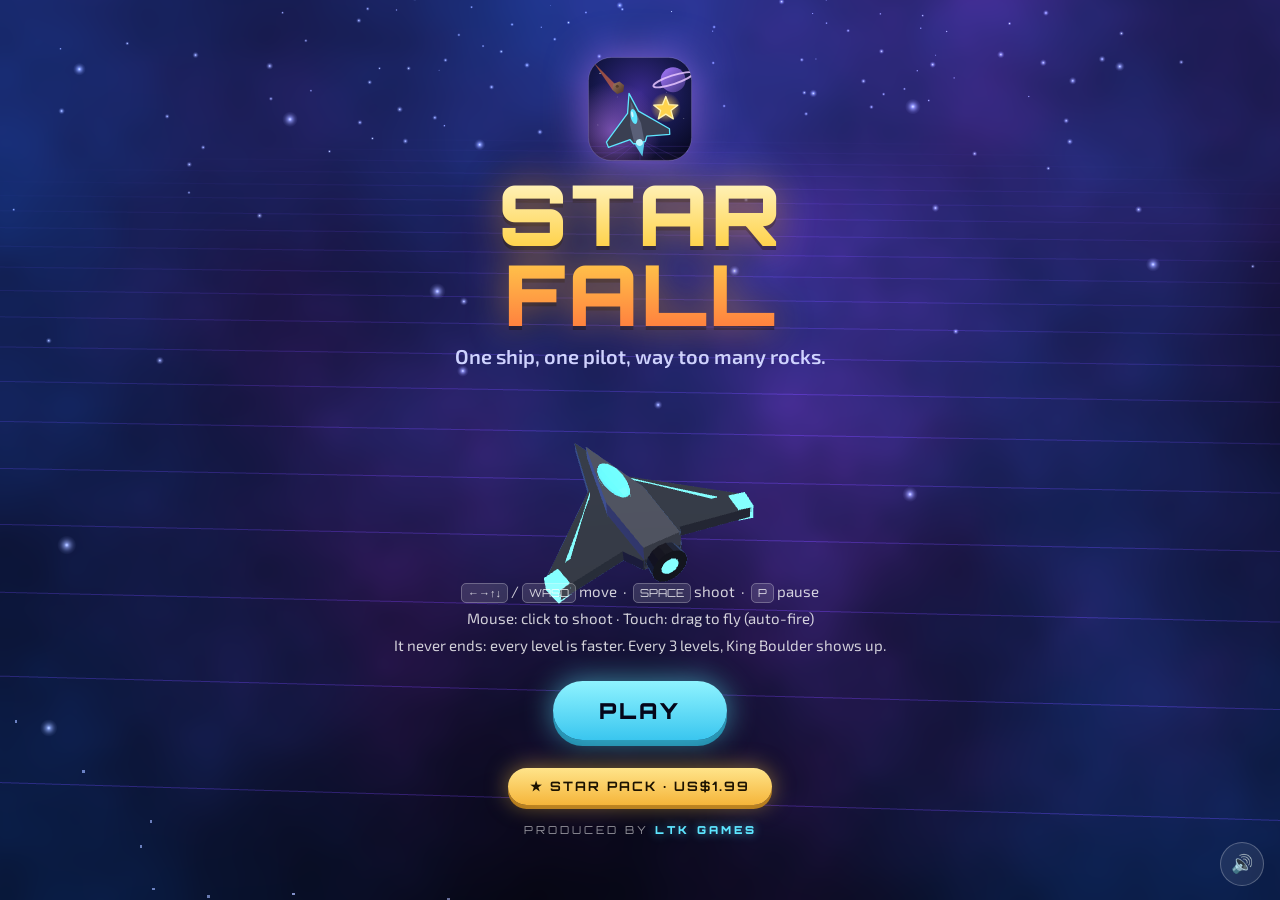
<file: games/STARFALL/index.html>
<!DOCTYPE html>
<html lang="en">
<head>
<meta charset="utf-8">
<meta name="author" content="LTK Games">
<meta name="viewport" content="width=device-width,initial-scale=1,user-scalable=no">
<title>STARFALL 3D</title>
<link rel="icon" href="logo.svg" type="image/svg+xml">
<link rel="preconnect" href="https://fonts.googleapis.com">
<link rel="preconnect" href="https://fonts.gstatic.com" crossorigin>
<link href="https://fonts.googleapis.com/css2?family=Orbitron:wght@500;700;900&family=Exo+2:wght@400;600;800&display=swap" rel="stylesheet">
<style>
  :root { --gold:#ffd34d; --cyan:#5ee6ff; --pink:#ff4d7a; --violet:#c77dff; --ink:#05061a; }
  html,body { margin:0; height:100%; background:var(--ink); overflow:hidden; touch-action:none; user-select:none; -webkit-user-select:none;
    font-family:'Exo 2', system-ui, sans-serif; color:#fff; }
  canvas { position:fixed; inset:0; width:100%; height:100%; display:block; }
  .ui { position:fixed; inset:0; pointer-events:none; }
  .hud-tl { position:absolute; top:16px; left:20px; }
  .score { font-family:Orbitron; font-weight:900; font-size:34px; letter-spacing:1px;
    text-shadow:0 0 12px rgba(94,230,255,.6), 0 2px 0 rgba(0,0,0,.5); }
  .lvl { font-weight:600; font-size:14px; opacity:.8; letter-spacing:2px; text-transform:uppercase; margin-top:2px; }
  .combo { font-family:Orbitron; font-weight:700; font-size:18px; color:var(--gold); margin-top:6px;
    text-shadow:0 0 10px rgba(255,211,77,.8); transition:transform .1s; }
  .hud-tr { position:absolute; top:18px; right:20px; text-align:right; }
  .lives { display:flex; gap:6px; justify-content:flex-end; }
  .lives svg { width:24px; height:24px; filter:drop-shadow(0 0 6px rgba(94,230,255,.7)); }
  .bar { margin-top:8px; display:flex; align-items:center; gap:8px; justify-content:flex-end;
    font-family:Orbitron; font-size:10px; font-weight:700; letter-spacing:1px; }
  .bar i { display:block; width:90px; height:6px; border-radius:3px; background:rgba(255,255,255,.15); overflow:hidden; }
  .bar b { display:block; height:100%; border-radius:3px; }
  .banner { position:absolute; top:34%; width:100%; text-align:center; opacity:0; transition:opacity .4s; }
  .banner h2 { font-family:Orbitron; font-weight:900; font-size:clamp(34px,7vw,64px); margin:0; letter-spacing:4px;
    text-shadow:0 0 24px rgba(199,125,255,.9); }
  .banner p { margin:4px 0 0; font-weight:800; font-size:20px; color:var(--violet); letter-spacing:3px; text-transform:uppercase; }
  .bubble { position:absolute; transform:translate(-50%,-100%); background:#fff; color:#1b1f5c; font-weight:800; font-size:15px;
    padding:7px 14px; border-radius:14px; white-space:nowrap; box-shadow:0 6px 20px rgba(0,0,0,.35); opacity:0; transition:opacity .2s; }
  .bubble:after { content:''; position:absolute; left:50%; bottom:-7px; margin-left:-7px; border:7px solid transparent; border-bottom:0; border-top-color:#fff; }
  .boss { position:absolute; transform:translate(-50%,-100%); text-align:center; display:none; }
  .boss span { font-family:Orbitron; font-weight:900; font-size:14px; letter-spacing:2px; color:#ff9a6b; text-shadow:0 0 10px rgba(255,80,40,.9); }
  .boss i { display:block; width:140px; height:8px; margin:5px auto 0; border-radius:4px; background:rgba(255,255,255,.15); overflow:hidden; }
  .boss b { display:block; height:100%; background:linear-gradient(90deg,#ff3d2e,#ffb03a); }
  .pop { position:absolute; transform:translate(-50%,-50%); font-family:Orbitron; font-weight:900; font-size:17px; white-space:nowrap;
    text-shadow:0 0 10px currentColor, 0 2px 0 rgba(0,0,0,.6); animation:pop 1s ease-out forwards; }
  @keyframes pop { 0%{opacity:0; margin-top:0; scale:.6} 15%{opacity:1; scale:1.15} 100%{opacity:0; margin-top:-60px; scale:1} }
  .flash { display:none; position:fixed; inset:0; background:radial-gradient(ellipse at center, transparent 30%, rgba(255,40,30,.65)); opacity:0; pointer-events:none; }

  .screen { position:fixed; inset:0; display:flex; flex-direction:column; align-items:center; justify-content:space-between;
    padding:6vh 20px 7vh; box-sizing:border-box; text-align:center; pointer-events:auto; }
  .screen.hidden { display:none; }
  .title { font-family:Orbitron; font-weight:900; font-size:clamp(38px,9vw,84px); line-height:.95; margin:0; letter-spacing:3px;
    background:linear-gradient(180deg,#fff6c8 0%,#ffd34d 45%,#ff7a3d 100%); -webkit-background-clip:text; background-clip:text; color:transparent;
    filter:drop-shadow(0 0 18px rgba(255,170,60,.55)) drop-shadow(0 4px 0 rgba(0,0,0,.4)); }
  .logo { width:clamp(72px,12vw,110px); height:auto; display:block; margin:0 auto 10px; filter:drop-shadow(0 0 20px rgba(199,125,255,.6)); border-radius:24%; }
  .tag { font-size:clamp(15px,2.4vw,20px); color:#cfd3ff; margin-top:10px; font-weight:600; }
  .info { font-size:15px; line-height:1.8; color:rgba(255,255,255,.8); }
  .info kbd { font-family:Orbitron; font-size:11px; background:rgba(255,255,255,.12); border:1px solid rgba(255,255,255,.25);
    border-radius:5px; padding:2px 6px; }
  .btn { font-family:Orbitron; font-weight:900; font-size:22px; letter-spacing:3px; color:var(--ink); background:linear-gradient(180deg,#8ff3ff,#3ac6ef);
    border:0; border-radius:40px; padding:16px 46px; cursor:pointer; box-shadow:0 0 30px rgba(94,230,255,.6), 0 6px 0 #1a7fa0;
    animation:pulse 1.6s ease-in-out infinite; }
  .btn:active { transform:translateY(4px); box-shadow:0 0 30px rgba(94,230,255,.6), 0 2px 0 #1a7fa0; }
  @keyframes pulse { 50% { box-shadow:0 0 50px rgba(94,230,255,.9), 0 6px 0 #1a7fa0; } }
  .rec { font-family:Orbitron; font-weight:700; color:var(--gold); margin-top:14px; font-size:15px; letter-spacing:1px; }
  .big { font-family:Orbitron; font-weight:900; font-size:clamp(44px,8vw,72px); color:#ff7a3d; margin:0; letter-spacing:4px;
    text-shadow:0 0 30px rgba(255,90,40,.8); }
  .final { font-family:Orbitron; font-weight:900; font-size:48px; margin:6px 0; text-shadow:0 0 18px rgba(94,230,255,.7); }
  .new { font-family:Orbitron; font-weight:900; color:var(--gold); font-size:22px; animation:blink .5s steps(2) infinite; }
  @keyframes blink { 50% { color:#ff7a3d; } }
  .credit { margin-top:18px; font-family:Orbitron; font-size:11px; letter-spacing:3px; color:rgba(255,255,255,.55); }
  .credit b { color:#5ee6ff; font-weight:900; text-shadow:0 0 10px rgba(94,230,255,.6); }
  .shopbtn { margin-top:14px; font-family:Orbitron; font-weight:700; font-size:13px; letter-spacing:2px; color:#1b1200;
    background:linear-gradient(180deg,#ffe48a,#f5b53a); border:0; border-radius:30px; padding:10px 22px; cursor:pointer;
    box-shadow:0 0 22px rgba(255,200,60,.5), 0 4px 0 #a8701a; }
  .owned { margin-top:14px; font-family:Orbitron; font-weight:900; font-size:13px; letter-spacing:2px; color:var(--gold); text-shadow:0 0 12px rgba(255,211,77,.7); }
  .modal { position:fixed; inset:0; display:flex; align-items:center; justify-content:center; background:rgba(5,6,26,.75); backdrop-filter:blur(4px); z-index:10; pointer-events:auto; }
  .modal.hidden { display:none; }
  .card { width:min(420px,92vw); background:linear-gradient(180deg,#1d2160,#0d0f30); border:1px solid rgba(255,211,77,.45); border-radius:22px;
    padding:26px 24px; text-align:center; box-shadow:0 0 50px rgba(255,190,60,.25); }
  .card h3 { font-family:Orbitron; font-weight:900; font-size:26px; margin:0; color:var(--gold); letter-spacing:2px; }
  .card .price { font-family:Orbitron; font-weight:900; font-size:34px; margin:6px 0 14px; }
  .card ul { list-style:none; padding:0; margin:0 0 18px; text-align:left; font-size:16px; line-height:2; }
  .card li:before { content:'★ '; color:var(--gold); }
  .paypal { display:block; font-weight:800; font-size:17px; color:#fff; background:#0070ba; border-radius:30px; padding:13px; text-decoration:none; box-shadow:0 4px 0 #004f84; }
  .redeem { display:flex; gap:8px; margin-top:16px; }
  .redeem input { flex:1; min-width:0; font-family:Orbitron; font-size:13px; letter-spacing:1px; padding:11px 12px; border-radius:12px; border:1px solid rgba(255,255,255,.25);
    background:rgba(255,255,255,.08); color:#fff; outline:none; text-transform:uppercase; }
  .redeem button { font-family:Orbitron; font-weight:700; font-size:12px; border:0; border-radius:12px; padding:0 14px; background:var(--cyan); color:var(--ink); cursor:pointer; }
  .msg { min-height:20px; margin-top:10px; font-size:14px; font-weight:600; }
  .note { font-size:12px; opacity:.6; margin-top:12px; line-height:1.5; }
  .close { margin-top:14px; background:none; border:0; color:rgba(255,255,255,.7); font-family:'Exo 2'; font-size:15px; cursor:pointer; text-decoration:underline; }
  .dim { background:rgba(5,6,26,.55); backdrop-filter:blur(3px); justify-content:center; gap:14px; }
  .mute { position:fixed; right:16px; bottom:14px; width:44px; height:44px; border-radius:50%; border:1px solid rgba(255,255,255,.25);
    background:rgba(255,255,255,.08); color:#fff; font-size:18px; cursor:pointer; pointer-events:auto; z-index:5; }
  .err { position:fixed; inset:0; display:flex; align-items:center; justify-content:center; padding:30px; text-align:center; font-size:18px; }
</style>
</head>
<body>
<canvas id="gl"></canvas>

<div class="ui" id="hud" style="display:none">
  <div class="hud-tl">
    <div class="score" id="score">0</div>
    <div class="lvl" id="lvl"></div>
    <div class="combo" id="combo"></div>
  </div>
  <div class="hud-tr">
    <div class="lives" id="lives"></div>
    <div id="bars"></div>
  </div>
  <div class="banner" id="banner"><h2 id="bannerT"></h2><p id="bannerS"></p></div>
</div>
<div class="ui" id="world">
  <div class="bubble" id="bubble"></div>
  <div class="boss" id="boss"><span>KING BOULDER</span><i><b id="bossHp"></b></i></div>
</div>
<div class="flash" id="flash"></div>

<div class="screen" id="menu">
  <div>
    <img src="logo.svg" alt="" class="logo"><h1 class="title">STAR<br>FALL</h1>
    <div class="tag">One ship, one pilot, way too many rocks.</div>
  </div>
  <div>
    <div class="info">
      <kbd>←→↑↓</kbd> / <kbd>WASD</kbd> move &nbsp;·&nbsp; <kbd>SPACE</kbd> shoot &nbsp;·&nbsp; <kbd>P</kbd> pause<br>
      Mouse: click to shoot · Touch: drag to fly (auto-fire)<br>
      It never ends: every level is faster. Every 3 levels, King Boulder shows up.
    </div>
    <div style="height:22px"></div>
    <button class="btn" id="play">PLAY</button>
    <div class="rec" id="menuRec"></div>
    <div id="packSlot"></div>
    <div class="credit">PRODUCED BY <b>LTK GAMES</b></div>
  </div>
</div>

<div class="screen dim hidden" id="over">
  <h2 class="big">GAME OVER</h2>
  <div class="tag" id="deathLine"></div>
  <div class="final" id="finalScore"></div>
  <div class="lvl" id="finalLvl"></div>
  <div id="recLine"></div>
  <div style="height:10px"></div>
  <button class="btn" id="again">REMATCH</button>
  <div class="credit">PRODUCED BY <b>LTK GAMES</b></div>
</div>

<div class="screen dim hidden" id="pause">
  <h2 class="big" style="color:#fff;text-shadow:0 0 24px rgba(94,230,255,.8)">PAUSED</h2>
  <div class="tag">The pilot grabs a quick coffee.</div>
  <button class="btn" id="resume">RESUME</button>
</div>

<div class="modal hidden" id="shop">
  <div class="card">
    <h3>STAR PACK</h3>
    <div class="price">US$1.99</div>
    <ul>
      <li>Golden ship</li>
      <li>Start every run with 4 lives</li>
      <li>Start with a shield</li>
      <li>Double points from stars</li>
    </ul>
    <a class="paypal" id="paypalLink" target="_blank" rel="noopener">Buy with PayPal</a>
    <div class="note">After paying, you'll get your unlock code by email or PayPal message. Enter it below.</div>
    <div class="redeem"><input id="codeIn" placeholder="UNLOCK CODE" maxlength="32"><button id="redeemBtn">REDEEM</button></div>
    <div class="msg" id="codeMsg"></div>
    <button class="close" id="shopClose">Close</button>
  </div>
</div>

<button class="mute" id="mute" title="Sound (M)">🔊</button>

<script>
"use strict";
// ======================================================================
//  Lluvia Estelar 3D: WebGL2 puro, sin librerías
// ======================================================================
const $ = id => document.getElementById(id);
const cv = $('gl');
const gl = cv.getContext('webgl2', { antialias: true });
if (!gl) {
  document.body.innerHTML = '<div class="err">Your browser does not support WebGL2. Try an up-to-date Chrome, Edge or Firefox.</div>';
  throw new Error('no webgl2');
}

const rand = (a, b) => a + Math.random() * (b - a);
const pick = a => a[Math.floor(Math.random() * a.length)];
const clamp = (v, a, b) => Math.max(a, Math.min(b, v));
const lerp = (a, b, t) => a + (b - a) * t;

// ---------------- Vectores y matrices ----------------
const sub = (a, b) => [a[0] - b[0], a[1] - b[1], a[2] - b[2]];
const cross = (a, b) => [a[1] * b[2] - a[2] * b[1], a[2] * b[0] - a[0] * b[2], a[0] * b[1] - a[1] * b[0]];
const dot = (a, b) => a[0] * b[0] + a[1] * b[1] + a[2] * b[2];
const norm = a => { const l = Math.hypot(a[0], a[1], a[2]) || 1; return [a[0] / l, a[1] / l, a[2] / l]; };
const mid = (a, b) => [(a[0] + b[0]) / 2, (a[1] + b[1]) / 2, (a[2] + b[2]) / 2];

const M4 = {
  mul(a, b) {
    const r = new Float32Array(16);
    for (let i = 0; i < 4; i++) for (let j = 0; j < 4; j++) {
      let s = 0; for (let k = 0; k < 4; k++) s += a[k * 4 + j] * b[i * 4 + k];
      r[i * 4 + j] = s;
    }
    return r;
  },
  persp(fov, asp, n, f) {
    const t = 1 / Math.tan(fov / 2), r = new Float32Array(16);
    r[0] = t / asp; r[5] = t; r[10] = (f + n) / (n - f); r[11] = -1; r[14] = 2 * f * n / (n - f);
    return r;
  },
  lookAt(e, c, u) {
    const z = norm(sub(e, c)), x = norm(cross(u, z)), y = cross(z, x);
    return new Float32Array([x[0], y[0], z[0], 0, x[1], y[1], z[1], 0, x[2], y[2], z[2], 0, -dot(x, e), -dot(y, e), -dot(z, e), 1]);
  },
  // traslación * rotZ * rotY * rotX * escala
  trs(x, y, z, rx = 0, ry = 0, rz = 0, s = 1) {
    const cx = Math.cos(rx), sx = Math.sin(rx), cy = Math.cos(ry), sy = Math.sin(ry), cz = Math.cos(rz), sz = Math.sin(rz);
    const m00 = cz * cy, m01 = cz * sy * sx - sz * cx, m02 = cz * sy * cx + sz * sx;
    const m10 = sz * cy, m11 = sz * sy * sx + cz * cx, m12 = sz * sy * cx - cz * sx;
    const m20 = -sy, m21 = cy * sx, m22 = cy * cx;
    return new Float32Array([m00 * s, m10 * s, m20 * s, 0, m01 * s, m11 * s, m21 * s, 0, m02 * s, m12 * s, m22 * s, 0, x, y, z, 1]);
  },
};

// ---------------- Shaders ----------------
function compile(vs, fs) {
  const p = gl.createProgram();
  for (const [type, src] of [[gl.VERTEX_SHADER, vs], [gl.FRAGMENT_SHADER, fs]]) {
    const s = gl.createShader(type); gl.shaderSource(s, src); gl.compileShader(s);
    if (!gl.getShaderParameter(s, gl.COMPILE_STATUS)) throw new Error(gl.getShaderInfoLog(s));
    gl.attachShader(p, s);
  }
  gl.linkProgram(p);
  if (!gl.getProgramParameter(p, gl.LINK_STATUS)) throw new Error(gl.getProgramInfoLog(p));
  const cache = {};
  return { p, u: n => (n in cache ? cache[n] : (cache[n] = gl.getUniformLocation(p, n))) };
}

const meshProg = compile(`#version 300 es
layout(location=0) in vec3 aPos; layout(location=1) in vec3 aNor; layout(location=2) in vec4 aCol;
uniform mat4 uVP, uM;
out vec3 vN; out vec4 vC; out vec3 vW;
void main(){ vec4 w = uM * vec4(aPos,1.0); vW = w.xyz; vN = mat3(uM) * aNor; vC = aCol; gl_Position = uVP * w; }`,
`#version 300 es
precision highp float;
in vec3 vN; in vec4 vC; in vec3 vW;
uniform vec3 uCam, uTint; uniform float uFlash, uFog, uEmis;
out vec4 o;
void main(){
  vec3 n = normalize(vN);
  vec3 V = normalize(uCam - vW);
  vec3 L = normalize(vec3(0.55, 1.0, 0.45));
  vec3 base = vC.rgb * uTint;
  float dif = max(dot(n, L), 0.0);
  vec3 H = normalize(L + V);
  float spec = pow(max(dot(n, H), 0.0), 40.0) * 0.55;
  float rim = pow(1.0 - max(dot(n, V), 0.0), 3.0);
  vec3 col = base * (0.16 + 0.9 * dif * vec3(1.0, 0.95, 0.88));
  col += base * max(dot(n, normalize(vec3(-0.7, -0.2, 0.4))), 0.0) * vec3(0.45, 0.28, 0.85) * 0.5;
  col += vec3(0.3, 0.55, 1.0) * rim * 0.55 + spec;
  col = mix(col, base * 1.7 + 0.15, vC.a * uEmis);
  col = mix(col, vec3(1.0), uFlash);
  float fog = clamp((length(vW - uCam) - 28.0) / 45.0, 0.0, 1.0) * uFog;
  col = mix(col, vec3(0.03, 0.035, 0.11), fog);
  col = col / (1.0 + col * 0.25);
  o = vec4(pow(col, vec3(0.95)), 1.0);
}`);

const spriteProg = compile(`#version 300 es
layout(location=0) in vec3 aPos; layout(location=1) in float aSize; layout(location=2) in vec4 aCol;
uniform mat4 uVP; uniform float uScale;
out vec4 vC;
void main(){ vec4 p = uVP * vec4(aPos,1.0); gl_Position = p; gl_PointSize = clamp(aSize * uScale / p.w, 1.0, 512.0); vC = aCol; }`,
`#version 300 es
precision mediump float;
in vec4 vC; out vec4 o;
void main(){ vec2 d = gl_PointCoord - 0.5; float r = length(d) * 2.0;
  float a = exp(-r * r * 3.5) * (1.0 - smoothstep(0.85, 1.0, r)) + exp(-r * r * 40.0) * 0.6;
  o = vec4(vC.rgb * a * vC.a, 0.0); }`);

const bgProg = compile(`#version 300 es
void main(){ vec2 p = vec2((gl_VertexID << 1) & 2, gl_VertexID & 2); gl_Position = vec4(p * 2.0 - 1.0, 0.0, 1.0); }`,
`#version 300 es
precision highp float;
uniform vec2 uRes; uniform float uT;
out vec4 o;
float h(vec2 p){ return fract(sin(dot(p, vec2(127.1, 311.7))) * 43758.5453); }
float n(vec2 p){ vec2 i = floor(p), f = fract(p); f = f*f*(3.0-2.0*f);
  return mix(mix(h(i), h(i+vec2(1,0)), f.x), mix(h(i+vec2(0,1)), h(i+1.0), f.x), f.y); }
float fbm(vec2 p){ float s = 0.0, a = 0.5; for(int i=0;i<5;i++){ s += a*n(p); p *= 2.03; a *= 0.5; } return s; }
void main(){
  vec2 uv = gl_FragCoord.xy / uRes;
  vec2 p = uv * vec2(uRes.x / uRes.y, 1.0);
  vec3 col = mix(vec3(0.015, 0.015, 0.05), vec3(0.06, 0.05, 0.17), uv.y);
  float f1 = fbm(p * 2.2 + vec2(0.0, uT * 0.015));
  float f2 = fbm(p * 1.6 - vec2(uT * 0.01, 3.0));
  col += vec3(0.42, 0.12, 0.55) * pow(f1, 3.2) * 1.4;
  col += vec3(0.05, 0.22, 0.5) * pow(f2, 3.0) * 1.3;
  vec2 g = floor(gl_FragCoord.xy / 2.5);
  float s = h(g);
  if (s > 0.9965) col += vec3(0.75, 0.8, 1.0) * (0.55 + 0.45 * sin(uT * 2.0 + s * 300.0));
  o = vec4(col, 1.0);
}`);

const lineProg = compile(`#version 300 es
layout(location=0) in vec3 aPos;
uniform mat4 uVP; uniform float uOff;
out vec3 vW;
void main(){ vec3 p = aPos; p.z += uOff; vW = p; gl_Position = uVP * vec4(p,1.0); }`,
`#version 300 es
precision mediump float;
in vec3 vW; uniform vec3 uCam; uniform float uK; out vec4 o;
void main(){ float d = length(vW - uCam);
  float a = (1.0 - clamp((d - 8.0 * uK) / (55.0 * uK), 0.0, 1.0)) / (uK * uK) * (1.0 - smoothstep(8.0, 45.0, abs(vW.x)) * 0.7);
  o = vec4(vec3(0.5, 0.25, 1.0) * 0.32 * a, 0.0); }`);

// ---------------- Construcción de geometría ----------------
class Geo {
  constructor() { this.p = []; this.n = []; this.c = []; }
  tri(a, b, c, col, em, ctr) {
    let n = norm(cross(sub(b, a), sub(c, a)));
    if (ctr) { const m = [(a[0]+b[0]+c[0])/3, (a[1]+b[1]+c[1])/3, (a[2]+b[2]+c[2])/3]; if (dot(n, sub(m, ctr)) < 0) n = [-n[0], -n[1], -n[2]]; }
    for (const q of [a, b, c]) { this.p.push(q[0], q[1], q[2]); this.n.push(n[0], n[1], n[2]); this.c.push(col[0], col[1], col[2], em); }
  }
  quad(a, b, c, d, col, em, ctr) { this.tri(a, b, c, col, em, ctr); this.tri(a, c, d, col, em, ctr); }
}
function lathe(g, prof, segs, col, em, T = p => p) {
  for (let i = 0; i < prof.length - 1; i++) {
    const [r0, y0] = prof[i], [r1, y1] = prof[i + 1], ctr = T([0, (y0 + y1) / 2, 0]);
    for (let s = 0; s < segs; s++) {
      const a0 = s / segs * Math.PI * 2, a1 = (s + 1) / segs * Math.PI * 2;
      const P = (r, y, a) => T([Math.cos(a) * r, y, Math.sin(a) * r]);
      g.quad(P(r0, y0, a0), P(r0, y0, a1), P(r1, y1, a1), P(r1, y1, a0), col, em, ctr);
    }
  }
}
function prism(g, poly, depth, col, em, T = p => p) {
  const cx = poly.reduce((s, p) => s + p[0], 0) / poly.length, cy = poly.reduce((s, p) => s + p[1], 0) / poly.length;
  const ctr = T([cx, cy, 0]), h = depth / 2, n = poly.length;
  for (let i = 0; i < n; i++) {
    const a = poly[i], b = poly[(i + 1) % n];
    g.tri(T([cx, cy, h]), T([a[0], a[1], h]), T([b[0], b[1], h]), col, em, ctr);
    g.tri(T([cx, cy, -h]), T([b[0], b[1], -h]), T([a[0], a[1], -h]), col, em, ctr);
    g.quad(T([a[0], a[1], h]), T([b[0], b[1], h]), T([b[0], b[1], -h]), T([a[0], a[1], -h]), col, em, ctr);
  }
}
function sphereProf(rx, ry, n = 10) { const out = []; for (let i = 0; i <= n; i++) { const a = i / n * Math.PI; out.push([Math.sin(a) * rx, Math.cos(a) * ry]); } return out; }
function icoTris(subdiv) {
  const t = (1 + Math.sqrt(5)) / 2;
  const v = [[-1,t,0],[1,t,0],[-1,-t,0],[1,-t,0],[0,-1,t],[0,1,t],[0,-1,-t],[0,1,-t],[t,0,-1],[t,0,1],[-t,0,-1],[-t,0,1]].map(norm);
  const f = [[0,11,5],[0,5,1],[0,1,7],[0,7,10],[0,10,11],[1,5,9],[5,11,4],[11,10,2],[10,7,6],[7,1,8],[3,9,4],[3,4,2],[3,2,6],[3,6,8],[3,8,9],[4,9,5],[2,4,11],[6,2,10],[8,6,7],[9,8,1]];
  let tris = f.map(([a, b, c]) => [v[a], v[b], v[c]]);
  for (let s = 0; s < subdiv; s++) {
    const nt = [];
    for (const [a, b, c] of tris) { const ab = norm(mid(a, b)), bc = norm(mid(b, c)), ca = norm(mid(c, a)); nt.push([a, ab, ca], [b, bc, ab], [c, ca, bc], [ab, bc, ca]); }
    tris = nt;
  }
  return tris;
}
function torus(g, R, r, segs, sides, col, em, T = p => p) {
  for (let i = 0; i < segs; i++) for (let j = 0; j < sides; j++) {
    const P = (a, b) => { a = a / segs * Math.PI * 2; b = b / sides * Math.PI * 2; return T([(R + r * Math.cos(b)) * Math.cos(a), r * Math.sin(b), (R + r * Math.cos(b)) * Math.sin(a)]); };
    const ctr = T([R * Math.cos((i + .5) / segs * Math.PI * 2), 0, R * Math.sin((i + .5) / segs * Math.PI * 2)]);
    g.quad(P(i, j), P(i + 1, j), P(i + 1, j + 1), P(i, j + 1), col, em, ctr);
  }
}

function upload(g) {
  const vao = gl.createVertexArray(); gl.bindVertexArray(vao);
  const buf = (data, loc, size) => {
    const b = gl.createBuffer(); gl.bindBuffer(gl.ARRAY_BUFFER, b);
    gl.bufferData(gl.ARRAY_BUFFER, new Float32Array(data), gl.STATIC_DRAW);
    gl.enableVertexAttribArray(loc); gl.vertexAttribPointer(loc, size, gl.FLOAT, false, 0, 0);
  };
  buf(g.p, 0, 3); buf(g.n, 1, 3); buf(g.c, 2, 4);
  gl.bindVertexArray(null);
  return { vao, count: g.p.length / 3 };
}

// ---- Modelos ----
const toFwd = p => [p[0], p[2], -p[1]];          // eje +Y del torno → hacia adelante (-Z)
function buildShip(gold) {
  // Caza delta simple: casco grafito + bordes celestes que brillan (o dorado con el Star Pack)
  const g = new Geo();
  const hull = gold ? [0.85, 0.62, 0.18] : [0.22, 0.25, 0.32], hull2 = gold ? [1.0, 0.8, 0.32] : [0.34, 0.37, 0.46], cyan = gold ? [1.0, 0.95, 0.7] : [0.25, 0.9, 1.0], dark = [0.1, 0.1, 0.14];
  const flat = p => [p[0], p[2], -p[1]];                       // polígono visto desde arriba → plano XZ
  prism(g, [[0, 1.8], [0.3, 0.7], [1.55, -0.55], [1.5, -0.85], [0.45, -0.65], [0.3, -0.95], [-0.3, -0.95], [-0.45, -0.65], [-1.5, -0.85], [-1.55, -0.55], [-0.3, 0.7]], 0.18, hull, 0, flat);
  prism(g, [[0, 1.35], [0.3, 0.1], [0.28, -0.95], [-0.28, -0.95], [-0.3, 0.1]], 0.42, hull2, 0, p => { const q = flat(p); return [q[0], q[1] + 0.12, q[2]]; });
  lathe(g, sphereProf(0.17, 0.42, 8), 12, cyan, 0.7, p => { const q = toFwd(p); return [q[0], q[1] + 0.3, q[2] - 0.45]; });
  for (const s of [-1, 1]) {
    prism(g, [[1.35, -0.5], [1.58, -0.56], [1.53, -0.86], [1.32, -0.8]], 0.24, cyan, 1, p => { const q = flat(p); return [s * q[0], q[1], q[2]]; });
    prism(g, [[0.3, 0.65], [0.36, 0.55], [1.2, -0.42], [1.12, -0.4]], 0.2, cyan, 1, p => { const q = flat(p); return [s * q[0], q[1] + 0.01, q[2]]; });
  }
  lathe(g, [[0, -0.85], [0.24, -0.85], [0.27, -1.15], [0, -1.15]], 14, dark, 0, toFwd);
  lathe(g, [[0.2, -1.14], [0, -1.17]], 14, cyan, 1, toFwd);
  return upload(g);
}
function noise3(v, s) {
  return Math.sin(v[0] * 2.1 + s) * Math.sin(v[1] * 2.6 + s * 1.7) * Math.sin(v[2] * 2.3 + s * 0.6) * 0.6
       + Math.sin(v[0] * 5.3 + s * 2.3) * Math.sin(v[1] * 4.7 - s) * Math.sin(v[2] * 5.9 + s * 1.1) * 0.25;
}
function buildRock(seed, hot, tint = [0.55, 0.42, 0.33]) {
  const g = new Geo();
  const disp = v => { const k = 0.82 + noise3(v, seed) * 0.32; return [v[0] * k, v[1] * k, v[2] * k]; };
  for (const [a, b, c] of icoTris(2)) {
    const m = norm([(a[0]+b[0]+c[0]), (a[1]+b[1]+c[1]), (a[2]+b[2]+c[2])]);
    const nz = noise3(m, seed);
    const shade = 0.72 + 0.3 * (Math.sin(m[0] * 40 + m[1] * 70 + seed) * 0.5 + 0.5);
    let col = [tint[0] * shade, tint[1] * shade, tint[2] * shade], em = 0;
    if (hot && nz < -0.28) { col = [1.0, 0.38, 0.08]; em = 1; }
    g.tri(disp(a), disp(b), disp(c), col, em, [0, 0, 0]);
  }
  return upload(g);
}
function buildStar() {
  const g = new Geo(), poly = [];
  for (let i = 0; i < 10; i++) { const r = i % 2 ? 0.45 : 1, a = i / 10 * Math.PI * 2 + Math.PI / 2; poly.push([Math.cos(a) * r, Math.sin(a) * r]); }
  prism(g, poly, 0.35, [1.0, 0.8, 0.25], 0.55);
  return upload(g);
}
function buildPower() {
  const g = new Geo();
  torus(g, 0.75, 0.09, 28, 8, [1, 1, 1], 0.6, p => [p[0], p[2], p[1]]);
  for (const [a, b, c] of icoTris(1)) { const s = 0.38; g.tri(a.map(x => x * s), b.map(x => x * s), c.map(x => x * s), [1, 1, 1], 0.85, [0, 0, 0]); }
  return upload(g);
}
function buildBullet() {
  const g = new Geo();
  lathe(g, [[0, 0.45], [0.07, 0.3], [0.07, -0.3], [0, -0.45]], 8, [1.0, 0.95, 0.6], 1, toFwd);
  return upload(g);
}
function buildBossFace() {
  const g = new Geo();
  for (const s of [-1, 1]) {
    lathe(g, sphereProf(0.42, 0.42, 8), 12, [1, 1, 1], 0.2, p => [p[0] + s * 0.95, p[1] + 0.45, p[2] + 2.55]);
    lathe(g, sphereProf(0.2, 0.2, 6), 10, [1.0, 0.1, 0.05], 1, p => [p[0] + s * 0.95, p[1] + 0.45, p[2] + 2.92]);
    prism(g, [[-0.65, -0.1], [0.65, 0.18], [0.6, 0.38], [-0.7, 0.1]], 0.25, [0.12, 0.06, 0.04], 0, p => [s * (p[0]) + s * 0.95, p[1] * 1 + 1.05 + (s > 0 ? 0 : 0), p[2] + 2.6].map((v, i) => i === 1 ? v - s * 0 : v));
    prism(g, [[0.05, 0], [1.1, 0.25], [1.25, -0.2], [0.6, -0.35], [0.05, -0.2]], 0.3, [0.12, 0.06, 0.04], 0, p => [s * p[0], p[1] - 0.35, p[2] + 2.75]);
  }
  return upload(g);
}
function buildPlanet() {
  const g = new Geo(), n = 18;
  for (let i = 0; i < n; i++) {
    const a0 = i / n * Math.PI, a1 = (i + 1) / n * Math.PI, band = 0.5 + 0.5 * Math.sin(i * 1.7);
    const col = [0.32 + band * 0.25, 0.22 + band * 0.1, 0.62 + band * 0.2];
    lathe(g, [[Math.sin(a0), Math.cos(a0)], [Math.sin(a1), Math.cos(a1)]], 32, col, 0);
  }
  torus(g, 1.75, 0.22, 48, 4, [0.85, 0.6, 1.0], 0.25, p => [p[0], p[1] * 0.12, p[2]]);
  return upload(g);
}
function buildGrid() {
  const pts = [];
  for (let x = -60; x <= 60; x += 2.5) pts.push(x, -3.2, -110, x, -3.2, 25);
  for (let z = -110; z <= 25; z += 2.5) pts.push(-60, -3.2, z, 60, -3.2, z);
  const vao = gl.createVertexArray(); gl.bindVertexArray(vao);
  const b = gl.createBuffer(); gl.bindBuffer(gl.ARRAY_BUFFER, b);
  gl.bufferData(gl.ARRAY_BUFFER, new Float32Array(pts), gl.STATIC_DRAW);
  gl.enableVertexAttribArray(0); gl.vertexAttribPointer(0, 3, gl.FLOAT, false, 0, 0);
  gl.bindVertexArray(null);
  return { vao, count: pts.length / 3 };
}

const MODELS = {
  ship: buildShip(false),
  goldShip: buildShip(true),
  rocks: [0, 1, 2, 3, 4, 5].map(s => buildRock(s * 1.37 + 0.5, false)),
  hotRocks: [0, 1, 2].map(s => buildRock(s * 2.1 + 9, true, [0.4, 0.3, 0.27])),
  bossRock: buildRock(4.2, true, [0.45, 0.25, 0.2]),
  bossFace: buildBossFace(),
  star: buildStar(),
  power: buildPower(),
  bullet: buildBullet(),
  grid: buildGrid(),
};
const bgVao = gl.createVertexArray();

// Sprites dinámicos (brillos, partículas, polvo)
const MAX_SPR = 6000;
const sprData = new Float32Array(MAX_SPR * 8);
let sprCount = 0;
const sprVao = gl.createVertexArray(), sprBuf = gl.createBuffer();
gl.bindVertexArray(sprVao); gl.bindBuffer(gl.ARRAY_BUFFER, sprBuf);
gl.bufferData(gl.ARRAY_BUFFER, sprData.byteLength, gl.DYNAMIC_DRAW);
gl.enableVertexAttribArray(0); gl.vertexAttribPointer(0, 3, gl.FLOAT, false, 32, 0);
gl.enableVertexAttribArray(1); gl.vertexAttribPointer(1, 1, gl.FLOAT, false, 32, 12);
gl.enableVertexAttribArray(2); gl.vertexAttribPointer(2, 4, gl.FLOAT, false, 32, 16);
gl.bindVertexArray(null);
function spr(x, y, z, size, r, g, b, a) {
  if (sprCount >= MAX_SPR) return;
  const o = sprCount++ * 8;
  sprData[o] = x; sprData[o + 1] = y; sprData[o + 2] = z; sprData[o + 3] = size;
  sprData[o + 4] = r; sprData[o + 5] = g; sprData[o + 6] = b; sprData[o + 7] = a;
}

// ---------------- Cámara ----------------
const FOV = 50 * Math.PI / 180;
let camK = 1, VP, camEye = [0, 10, 14], camR, camU, camF, cssW = 1, cssH = 1, pxScale = 1;
function resize() {
  const dpr = Math.min(devicePixelRatio || 1, 2);
  cssW = innerWidth; cssH = innerHeight;
  cv.width = Math.round(cssW * dpr); cv.height = Math.round(cssH * dpr);
  pxScale = cv.height / (2 * Math.tan(FOV / 2));
}
addEventListener('resize', resize); resize();
function setupCamera(shakeAmt) {
  const asp = cssW / cssH, need = Math.max(1, 1.3 / asp), k = Math.min(1.9, need); camK = k;
  FX = 6.8 * k / need;    // en pantallas angostas el campo se achica en vez de alejar tanto la cámara
  const target = [0, 0, -3];
  camEye = [rand(-1, 1) * shakeAmt, 10 * k + rand(-1, 1) * shakeAmt, -3 + 17 * k];
  if (state === 'menu') { camEye[0] += Math.sin(T * 0.3) * 2; }
  const view = M4.lookAt(camEye, target, [0, 1, 0]);
  VP = M4.mul(M4.persp(FOV, asp, 0.1, 400), view);
  camF = norm(sub(target, camEye)); camR = norm(cross(camF, [0, 1, 0])); camU = cross(camR, camF);
}
function toScreen(x, y, z) {
  const m = VP, cx = m[0] * x + m[4] * y + m[8] * z + m[12], cy = m[1] * x + m[5] * y + m[9] * z + m[13], w = m[3] * x + m[7] * y + m[11] * z + m[15];
  return { x: (cx / w + 1) / 2 * cssW, y: (1 - cy / w) / 2 * cssH };
}
function screenToField(sx, sy) {
  const nx = sx / cssW * 2 - 1, ny = 1 - sy / cssH * 2, th = Math.tan(FOV / 2), asp = cssW / cssH;
  const d = norm([camF[0] + camR[0] * nx * th * asp + camU[0] * ny * th, camF[1] + camR[1] * nx * th * asp + camU[1] * ny * th, camF[2] + camR[2] * nx * th * asp + camU[2] * ny * th]);
  const t = -camEye[1] / d[1];
  return { x: camEye[0] + d[0] * t, z: camEye[2] + d[2] * t };
}

// ---------------- Audio ----------------
let ac = null, muted = false;
const VOL = 0.35;   // efectos bajitos
function audio() {
  if (!ac) { try { ac = new (window.AudioContext || window.webkitAudioContext)(); } catch (e) {} }
  if (ac && ac.state === 'suspended') ac.resume().catch(() => {});
}
function tone(f0, f1, dur, type = 'square', vol = 0.15, delay = 0) {
  if (muted || !ac) return;
  const t0 = ac.currentTime + delay, o = ac.createOscillator(), g = ac.createGain();
  o.type = type; o.frequency.setValueAtTime(f0, t0); o.frequency.exponentialRampToValueAtTime(Math.max(f1, 1), t0 + dur);
  g.gain.setValueAtTime(vol * VOL, t0); g.gain.exponentialRampToValueAtTime(0.0005, t0 + dur);
  o.connect(g).connect(ac.destination); o.start(t0); o.stop(t0 + dur + 0.02);
}
function noise(dur, vol = 0.3) {
  if (muted || !ac) return;
  const n = Math.floor(ac.sampleRate * dur), b = ac.createBuffer(1, n, ac.sampleRate), d = b.getChannelData(0);
  for (let i = 0; i < n; i++) d[i] = (Math.random() * 2 - 1) * Math.pow(1 - i / n, 2);
  const s = ac.createBufferSource(), g = ac.createGain(), f = ac.createBiquadFilter();
  f.type = 'lowpass'; f.frequency.value = 1800;
  s.buffer = b; g.gain.value = vol * VOL; s.connect(f).connect(g).connect(ac.destination); s.start();
}
const SFX = {
  shoot: () => tone(1000, 420, 0.07, 'square', 0.035),
  star: c => tone(660 * (1 + c * 0.12), 1320 * (1 + c * 0.12), 0.1, 'square', 0.06),
  boom: () => { noise(0.35, 0.3); tone(150, 35, 0.3, 'triangle', 0.2); },
  hit: () => { noise(0.6, 0.45); tone(200, 40, 0.5, 'sawtooth', 0.12); },
  power: () => [523, 659, 784, 1047].forEach((f, i) => tone(f, f, 0.08, 'square', 0.05, i * 0.06)),
  start: () => [392, 523, 659, 784, 1047].forEach((f, i) => tone(f, f, 0.1, 'square', 0.05, i * 0.07)),
  level: () => [392, 523, 659, 784].forEach((f, i) => tone(f, f, 0.12, 'square', 0.05, i * 0.1)),
  boss: () => [110, 98, 82].forEach((f, i) => tone(f, f * 0.9, 0.35, 'sawtooth', 0.12, i * 0.3)),
  shield: () => tone(1200, 300, 0.25, 'square', 0.06),
  sad: () => [392, 370, 349, 262].forEach((f, i) => tone(f, f * 0.98, 0.25, 'triangle', 0.12, i * 0.25)),
};
const MEL = [0,4,7,12,7,4,0,4, 5,9,12,17,12,9,5,9, 7,11,14,19,14,11,7,11, 5,9,12,17,16,12,9,7];
let step = 0;
setInterval(() => {
  if (muted || !ac || state !== 'play' || paused) return;
  const f = 220 * Math.pow(2, MEL[step % 32] / 12);
  tone(f, f, 0.12, 'square', 0.018);
  if (step % 4 === 0) { const b = 110 * Math.pow(2, [0, 5, 7, 5][Math.floor(step / 8) % 4] / 12); tone(b, b, 0.25, 'triangle', 0.07); }
  if (step % 2 === 1) noise(0.03, 0.04);
  step++;
}, Math.max(95, 140));

// ---------------- Personalidad ----------------
const ZONES = ['Moon Suburbs', 'Spicy Belt', 'Grumpy Nebula', 'Comet Avenue', 'The Angry Void', 'Boulder Country', 'Galactic Abyss', 'Edge of the Map'];
const ROMAN = ['', ' II', ' III', ' IV', ' V', ' VI', ' VII', ' VIII', ' IX', ' X'];
const LINES = {
  start: ["Here we go!", 'Engines at full power.', 'No rock is touching me today.'],
  star: ['Shiny!', "That one's mine.", 'Another one for the collection.', 'Nice star!'],
  combo: ['COMBO!', "I'm unstoppable!", "Can't stop me now!"],
  close: ['Whoa, close one!', 'That scratched the paint!', 'Watch out, rock!'],
  hit: ['OUCH!', 'That hurt!', 'Rude rock!', 'My brand new paint!'],
  power: ['Oh yeah!', 'Full power!', 'What a nice gift!'],
  shieldBreak: ['The shield saved me!', 'Phew, that was close!'],
  boss: ['What is THAT giant rock?', 'Uh... he looks mad.', 'King Boulder! You again?!'],
  bossDown: ['Bye bye, King Boulder!', "And don't come back!"],
  level: ['New zone!', 'Things are heating up.', 'Faster rocks, more stars.', 'Does this ever end?'],
  kill: ['Boom!', 'Dust!', 'Got it!'],
};
const DEATH = ['The ship is taking a cosmic nap.', 'The rocks win this round...', 'The pilot demands a rematch. And a coffee.',
  '"It was lag," said the pilot.', 'Houston, we have a problem.'];
let bubble = null, sayCD = 0;
function say(key, force) {
  if (!force && sayCD > 0) return;
  bubble = { text: pick(LINES[key]), life: 1.8 };
  $('bubble').textContent = bubble.text;
  sayCD = force ? 1.2 : 2.5;
}

// ---------------- Estado ----------------
let FX = 6.8;                 // medio ancho del campo
const SPAWN_Z = -38, KILL_Z = 14;
let state = 'menu', paused = false, T = 0, time = 0;
let P = { x: 0, z: 3, vx: 0, bank: 0, visible: true };
let meteors = [], stars = [], bullets = [], powers = [], parts = [], debris = [];
let score = 0, best = 0, lives = 3, level = 1, banner = 0, spawnT = 0, starT = 0, powT = 0, shootT = 0;
let inv = 0, shield = 0, triple = 0, combo = 0, comboT = 0, overT = 0, shake = 0, flashA = 0, bossAlive = false, gridOff = 0;
try { best = +localStorage.getItem('starfall_best') || 0; } catch (e) {}
const saveBest = () => { try { localStorage.setItem('starfall_best', best); } catch (e) {} };
const dust = Array.from({ length: 260 }, () => ({ x: rand(-30, 30), y: rand(-3, 8), z: rand(-110, 20), s: rand(0.05, 0.16) }));
const PCOL = { shield: [0.42, 0.66, 1.0], triple: [0.78, 0.49, 1.0], heart: [1.0, 0.36, 0.48] };
const PCSS = { shield: '#6aa8ff', triple: '#c77dff', heart: '#ff5d7a' };
$('menuRec').textContent = best ? 'BEST: ' + best.toLocaleString('en') : '';

const zoneName = () => ZONES[(level - 1) % ZONES.length] + ROMAN[Math.min(9, Math.floor((level - 1) / ZONES.length))];
// Dificultad infinita: crece con el tiempo, sin techo (la velocidad crece más suave pasado cierto punto)
const diff = () => 1 + time / 32;
const speedMul = () => { const d = diff(); return d < 3 ? d : 3 + Math.sqrt(d - 3) * 0.8; };

function start() {
  audio();
  for (const id of ['menu', 'over', 'pause']) $(id).classList.add('hidden');
  $('hud').style.display = '';
  P = { x: 0, z: 3, vx: 0, bank: 0, visible: true };
  meteors = []; stars = []; bullets = []; powers = []; parts = []; debris = [];
  score = 0; lives = 3; level = 1; time = 0; banner = 2.5; spawnT = 1; starT = 1; powT = 8; shootT = 0;
  inv = 1.5; shield = 0; triple = 0; combo = 0; comboT = 0; bossAlive = false;
  if (hasPack) { lives = 4; shield = 8; }
  state = 'play'; paused = false;
  SFX.start(); sayCD = 0; say('start', true);
  showBanner();
}
function showBanner() { $('bannerT').textContent = 'LEVEL ' + level; $('bannerS').textContent = zoneName(); }
function setPaused(v) { paused = v; $('pause').classList.toggle('hidden', !v); }


// ---------------- Microtransacción: STAR PACK ----------------
// Cambiá esto por tu usuario de PayPal (paypal.me/USUARIO)
const PAYPAL_ME = 'https://www.paypal.com/paypalme/LTKGames/1.99USD';
const PACK_HASH = 1376560413;            // hash del código de desbloqueo
const codeHash = c => { let x = 2166136261; for (const ch of c.toUpperCase().replace(/\s+/g, '')) x = Math.imul(x ^ ch.charCodeAt(0), 16777619) >>> 0; return x; };
let hasPack = false;
try { hasPack = localStorage.getItem('starfall_pack') === '1'; } catch (e) {}
function refreshPackUI() {
  $('packSlot').innerHTML = hasPack ? '<div class="owned">★ STAR PACK ACTIVE ★</div>' : '<button class="shopbtn" id="openShop">★ STAR PACK · US$1.99</button>';
  const b = $('openShop'); if (b) b.onclick = () => { $('shop').classList.remove('hidden'); $('codeMsg').textContent = ''; };
}
$('paypalLink').href = PAYPAL_ME;
$('shopClose').onclick = () => $('shop').classList.add('hidden');
$('redeemBtn').onclick = () => {
  const ok = codeHash($('codeIn').value) === PACK_HASH;
  if (ok) {
    hasPack = true; try { localStorage.setItem('starfall_pack', '1'); } catch (e) {}
    $('codeMsg').style.color = '#7dffa8'; $('codeMsg').textContent = 'Star Pack unlocked! Enjoy, pilot.';
    audio(); SFX.power(); refreshPackUI();
    setTimeout(() => $('shop').classList.add('hidden'), 1400);
  } else { $('codeMsg').style.color = '#ff7a7a'; $('codeMsg').textContent = 'That code is not valid.'; }
};
$('codeIn').addEventListener('keydown', e => { e.stopPropagation(); if (e.key === 'Enter') $('redeemBtn').click(); });
refreshPackUI();

// ---------------- Input ----------------
const keys = {};
let pointer = null;   // {sx, sy} mientras hay mouse/dedo apretado
addEventListener('keydown', e => {
  keys[e.code] = true; audio();
  if (['Space', 'ArrowUp', 'ArrowDown', 'ArrowLeft', 'ArrowRight'].includes(e.code)) e.preventDefault();
  if (e.code === 'KeyM') toggleMute();
  if (state === 'play' && (e.code === 'Escape' || e.code === 'KeyP')) setPaused(!paused);
  else if (state !== 'play' && (e.code === 'Enter' || e.code === 'Space') && overT <= 0 && $('shop').classList.contains('hidden')) start();
});
addEventListener('keyup', e => { keys[e.code] = false; });
cv.addEventListener('pointerdown', e => { audio(); if (state === 'play' && !paused) pointer = { sx: e.clientX, sy: e.clientY, touch: e.pointerType !== 'mouse' }; });
addEventListener('pointermove', e => { if (pointer) { pointer.sx = e.clientX; pointer.sy = e.clientY; } });
addEventListener('pointerup', () => { pointer = null; });
addEventListener('pointercancel', () => { pointer = null; });
addEventListener('blur', () => { if (state === 'play') setPaused(true); });
$('play').onclick = () => start();
$('again').onclick = () => { if (overT <= 0) start(); };
$('resume').onclick = () => setPaused(false);
function toggleMute() { muted = !muted; $('mute').textContent = muted ? '🔇' : '🔊'; }
$('mute').onclick = e => { e.stopPropagation(); audio(); toggleMute(); };

// ---------------- Lógica ----------------
function makeMeteor(x, z, r, vx, vz, opt = {}) {
  const boss = !!opt.boss;
  const hot = !boss && (opt.hot || (level >= 4 && Math.random() < 0.25));
  const hp = boss ? 16 + level * 4 : (r > 1.3 ? 3 : r > 0.95 ? 2 : 1);
  return {
    x, z, r, vx, vz, hp, maxhp: hp, boss, hot, zig: opt.zig || 0, zigPh: rand(0, 6),
    model: boss ? MODELS.bossRock : hot ? pick(MODELS.hotRocks) : pick(MODELS.rocks),
    rx: rand(0, 6), ry: rand(0, 6), srx: rand(-2, 2) * (boss ? 0.2 : 1), sry: rand(-2, 2) * (boss ? 0.2 : 1),
    y: boss ? 0.6 : rand(-0.3, 0.3), flash: 0, bossShot: 2.5, dead: false, kids: null,
  };
}
function spawnBoss() {
  bossAlive = true;
  meteors.push(makeMeteor(0, SPAWN_Z - 4, 2.6, 0, 6, { boss: true }));
  SFX.boss(); setTimeout(() => say('boss', true), 700);
}

function update(dt) {
  T += dt;
  overT = Math.max(0, overT - dt);
  if (bubble) { bubble.life -= dt; if (bubble.life <= 0) bubble = null; }
  sayCD -= dt;
  const sm = state === 'play' ? speedMul() : 0.6;
  gridOff = (gridOff + dt * 9 * sm) % 2.5;
  for (const d of dust) { d.z += dt * 30 * sm; if (d.z > 22) { d.z = -110; d.x = rand(-30, 30); } }
  if (state === 'play') game(dt);
  for (const p of parts) { p.x += p.vx * dt; p.y += p.vy * dt; p.z += p.vz * dt; const k = Math.pow(p.drag, dt * 60); p.vx *= k; p.vy *= k; p.vz *= k; p.life -= dt; }
  parts = parts.filter(p => p.life > 0);
  for (const d of debris) { d.x += d.vx * dt; d.y += d.vy * dt; d.z += d.vz * dt; d.rx += d.sr * dt; d.ry += d.sr * dt; d.life -= dt; }
  debris = debris.filter(d => d.life > 0);
  shake = Math.max(0, shake - dt * 2.5); flashA = Math.max(0, flashA - dt * 2.5);
}

function game(dt) {
  time += dt;
  const newLevel = 1 + Math.floor(time / 20);
  if (newLevel > level) {
    level = newLevel; banner = 2.5; showBanner(); SFX.level();
    if (level % 3 === 0 && !bossAlive) spawnBoss(); else say('level', true);
  }
  banner = Math.max(0, banner - dt);
  const d = diff(), sm = speedMul();
  score += dt * 6 * d;
  inv = Math.max(0, inv - dt); shield = Math.max(0, shield - dt); triple = Math.max(0, triple - dt);
  comboT -= dt; if (comboT <= 0) combo = 0;

  // Movimiento
  let mx = 0, mz = 0;
  if (keys.ArrowLeft || keys.KeyA) mx--; if (keys.ArrowRight || keys.KeyD) mx++;
  if (keys.ArrowUp || keys.KeyW) mz--; if (keys.ArrowDown || keys.KeyS) mz++;
  const sp = 13, px0 = P.x;
  if (pointer && pointer.touch) {   // solo el dedo mueve la nave; el clic del mouse solo dispara
    const f = screenToField(pointer.sx, pointer.sy - 70);
    const dx = f.x - P.x, dz = f.z - P.z, dd = Math.hypot(dx, dz);
    if (dd > 0.05) { const m = Math.min(sp * 1.4 * dt, dd); P.x += dx / dd * m; P.z += dz / dd * m; }
  } else {
    const l = Math.hypot(mx, mz) || 1;
    P.x += mx / l * sp * dt; P.z += mz / l * sp * dt;
  }
  P.x = clamp(P.x, -FX, FX); P.z = clamp(P.z, -6, 6.5);
  P.vx = (P.x - px0) / Math.max(dt, 1e-4);
  P.bank = lerp(P.bank, clamp(-P.vx * 0.05, -0.7, 0.7), Math.min(1, dt * 10));

  // Disparo
  shootT -= dt;
  if ((keys.Space || keys.KeyJ || pointer) && shootT <= 0) {
    shootT = 0.15;
    bullets.push({ x: P.x, z: P.z - 1.6, vx: 0, vz: -42 });
    if (triple > 0) bullets.push({ x: P.x - 0.4, z: P.z - 1.2, vx: -7, vz: -40 }, { x: P.x + 0.4, z: P.z - 1.2, vx: 7, vz: -40 });
    SFX.shoot();
  }
  // Fuego de los motores
  parts.push({ x: P.x + rand(-0.06, 0.06), y: rand(-0.05, 0.05), z: P.z + 1.25, vx: rand(-0.4, 0.4), vy: rand(-0.2, 0.2), vz: rand(8, 12),
    life: 0.3, max: 0.3, size: 0.7, c: triple > 0 ? [0.8, 0.45, 1.0] : [0.3, 0.8, 1.0], drag: 0.97 });

  // Spawns (cada vez más seguido, sin fin)
  spawnT -= dt;
  if (spawnT <= 0) {
    spawnT = Math.max(0.11, 0.9 / Math.pow(d, 0.85)) * (bossAlive ? 1.7 : 1);
    const r = rand(0.6, 1.55);
    const zig = level >= 3 && Math.random() < 0.2 ? rand(2, 3.5) : 0;
    meteors.push(makeMeteor(rand(-FX, FX), SPAWN_Z, r, rand(-1.2, 1.2), rand(8, 12.5) * sm, { zig }));
    if (level >= 6 && Math.random() < 0.15 + level * 0.01) {      // enjambres rápidos
      const x0 = rand(-FX + 1, FX - 1);
      for (let i = 0; i < 3; i++) meteors.push(makeMeteor(x0 + (i - 1) * 1.1, SPAWN_Z - i * 1.5, 0.55, 0, 15 * sm, { hot: true }));
    }
  }
  starT -= dt;
  if (starT <= 0) { starT = rand(0.9, 2.0); stars.push({ x: rand(-FX + 0.5, FX - 0.5), z: SPAWN_Z, ph: rand(0, 6) }); }
  powT -= dt;
  if (powT <= 0) {
    powT = rand(8, 13);
    let k = pick(['shield', 'triple', 'heart']);
    if (k === 'heart' && lives >= 5) k = 'triple';
    powers.push({ x: rand(-FX + 1, FX - 1), z: SPAWN_Z, k, ph: rand(0, 6) });
  }

  // Balas
  for (const b of bullets) {
    b.x += b.vx * dt; b.z += b.vz * dt;
    for (const m of meteors) {
      if (!m.dead && Math.hypot(b.x - m.x, b.z - m.z) < m.r + 0.2) {
        b.dead = true; m.hp--; m.flash = 0.07;
        sparks(b.x, 0, b.z + 0.3, [1, 0.8, 0.5], 5, 6);
        if (m.hp <= 0) killMeteor(m);
        break;
      }
    }
  }
  bullets = bullets.filter(b => b.z > SPAWN_Z - 6 && !b.dead);

  // Meteoritos
  const born = []; let close = false;
  for (const m of meteors) {
    m.z += m.vz * dt; m.x += m.vx * dt;
    if (m.zig) m.x += Math.cos(T * 2.5 + m.zigPh) * m.zig * dt * 2;
    m.rx += m.srx * dt; m.ry += m.sry * dt; m.flash = Math.max(0, m.flash - dt);
    if (m.boss) {
      if (m.z >= -20) { m.vz = 0; m.z = -20; }
      m.x = Math.sin(T * 0.8) * FX * 0.62;
      m.bossShot -= dt;
      if (m.bossShot <= 0 && m.vz === 0) {
        m.bossShot = Math.max(0.55, 1.6 - level * 0.05);
        for (const dx of [-1, 0, 1]) born.push(makeMeteor(m.x + dx * 1.2, m.z + 2.5, 0.55, dx * 1.6 + (P.x - m.x) * 0.22, 13 * Math.min(sm, 2), { hot: true }));
      }
    }
    const dd = Math.hypot(m.x - P.x, m.z - P.z);
    if (!m.dead && inv <= 0 && dd < m.r * 0.85 + 0.6) hitPlayer(m);
    else if (!m.dead && dd < m.r + 2.4 && m.z < P.z) close = true;
    if (m.kids) { born.push(...m.kids); m.kids = null; }
  }
  if (close && Math.random() < 0.03) say('close');
  meteors = meteors.filter(m => m.z < KILL_Z && Math.abs(m.x) < FX + 6 && !m.dead).concat(born);

  // Estrellas
  for (const s of stars) {
    s.z += 9 * Math.min(sm, 2.2) * dt;
    if (Math.hypot(s.x - P.x, s.z - P.z) < 1.5) {
      s.dead = true;
      combo = Math.min(combo + 1, 5); comboT = 2.5;
      const pts = 50 * combo * Math.ceil(level / 3) * (hasPack ? 2 : 1);
      score += pts;
      popup(s.x, 0.8, s.z, '+' + pts + (combo > 1 ? ' ×' + combo : ''), '#ffd34d');
      sparks(s.x, 0, s.z, [1, 0.8, 0.3], 22, 9); SFX.star(combo);
      say(combo >= 3 ? 'combo' : 'star');
    }
  }
  stars = stars.filter(s => s.z < KILL_Z && !s.dead);

  // Power-ups
  for (const p of powers) {
    p.z += 7 * dt;
    if (Math.hypot(p.x - P.x, p.z - P.z) < 1.6) { p.dead = true; applyPower(p); }
  }
  powers = powers.filter(p => p.z < KILL_Z && !p.dead);
}

function killMeteor(m) {
  m.dead = true;
  const pts = (m.boss ? 1000 : Math.round(m.r * 25)) * Math.ceil(level / 3);
  score += pts;
  popup(m.x, 1, m.z, '+' + pts, m.boss ? '#ff7a3d' : '#ffb38a');
  sparks(m.x, m.y, m.z, m.hot || m.boss ? [1, 0.5, 0.15] : [1, 0.75, 0.45], m.boss ? 160 : 26, m.boss ? 16 : 9);
  sparks(m.x, m.y, m.z, [0.5, 0.45, 0.55], m.boss ? 60 : 12, 4, 1.2);
  for (let i = 0; i < (m.boss ? 30 : 5); i++) {
    const a = rand(0, 6.28), v = rand(3, 9);
    debris.push({ x: m.x, y: m.y, z: m.z, vx: Math.cos(a) * v, vy: rand(-2, 4), vz: Math.sin(a) * v + m.vz * 0.5, rx: rand(0, 6), ry: rand(0, 6), sr: rand(-6, 6),
      s: m.r * rand(0.15, 0.3), life: rand(0.6, 1.1), model: m.model });
  }
  SFX.boom(); shake = Math.max(shake, m.boss ? 1.6 : 0.25);
  if (m.boss) {
    bossAlive = false; say('bossDown', true);
    powers.push({ x: m.x, z: m.z, k: lives >= 5 ? 'triple' : 'heart', ph: 0 });
  } else if (Math.random() < 0.1) say('kill');
  if (m.r > 0.95) {
    m.kids = [-1, 1].map(s => {
      const k = makeMeteor(m.x + s * m.r * 0.5, m.z, m.r * (m.boss ? 0.5 : 0.55), s * 4.5, Math.max(m.vz, 8) * 0.9, { hot: m.hot });
      k.hp = k.maxhp = m.boss ? 2 : 1;
      return k;
    });
  }
}

function hitPlayer(m) {
  if (shield > 0) {
    shield = 0; inv = 1;
    if (!m.boss) killMeteor(m);
    SFX.shield(); say('shieldBreak', true);
    sparks(P.x, 0, P.z, PCOL.shield, 40, 10);
    return;
  }
  if (!m.boss) m.dead = true;
  lives--; inv = 1.6; shake = 1.1; flashA = 0.9; combo = 0; triple = 0;
  sparks(P.x, 0, P.z, [1, 0.45, 0.2], 40, 10); SFX.hit(); say('hit', true);
  if (lives <= 0) gameOver();
}

function gameOver() {
  P.visible = false; bubble = null;
  sparks(P.x, 0, P.z, [0.4, 0.9, 1.0], 120, 14); sparks(P.x, 0, P.z, [1, 0.5, 0.2], 120, 10);
  shake = 2;
  state = 'over'; overT = 1.2;
  const final = Math.floor(score), isNew = final > best;
  if (isNew) { best = final; saveBest(); }
  $('deathLine').textContent = pick(DEATH);
  $('finalScore').textContent = final.toLocaleString('en');
  $('finalLvl').textContent = 'You reached level ' + level + ' · ' + zoneName();
  $('recLine').innerHTML = isNew ? '<div class="new">NEW HIGH SCORE!</div>' : '<div class="rec">BEST: ' + best.toLocaleString('en') + '</div>';
  $('menuRec').textContent = 'BEST: ' + best.toLocaleString('en');
  setTimeout(() => { $('over').classList.remove('hidden'); $('hud').style.display = 'none'; }, 1000);
  setTimeout(SFX.sad, 400);
}

function applyPower(p) {
  SFX.power(); sparks(p.x, 0, p.z, PCOL[p.k], 40, 9); say('power');
  if (p.k === 'shield') { shield = 8; popup(p.x, 1, p.z, 'SHIELD', PCSS.shield); }
  else if (p.k === 'triple') { triple = 7; popup(p.x, 1, p.z, 'TRIPLE SHOT', PCSS.triple); }
  else { lives = Math.min(lives + 1, 5); popup(p.x, 1, p.z, '+1 LIFE', PCSS.heart); }
}
function sparks(x, y, z, c, n, sp, size = 0.45) {
  for (let i = 0; i < n; i++) {
    const a = rand(0, 6.28), e = rand(-1, 1), v = rand(0.3, 1) * sp, l = rand(0.35, 0.9);
    parts.push({ x, y, z, vx: Math.cos(a) * v * Math.sqrt(1 - e * e), vy: e * v * 0.7, vz: Math.sin(a) * v * Math.sqrt(1 - e * e),
      life: l, max: l, size: size * rand(0.6, 1.4), c, drag: 0.93 });
  }
}
function popup(x, y, z, text, col) {
  const s = toScreen(x, y, z), el = document.createElement('div');
  el.className = 'pop'; el.textContent = text; el.style.color = col; el.style.left = s.x + 'px'; el.style.top = s.y + 'px';
  $('world').appendChild(el); setTimeout(() => el.remove(), 1000);
}

// ---------------- Render ----------------
function drawModel(model, m, tint = [1, 1, 1], flash = 0, fog = 1, emis = 1) {
  gl.uniformMatrix4fv(meshProg.u('uM'), false, m);
  gl.uniform3fv(meshProg.u('uTint'), tint);
  gl.uniform1f(meshProg.u('uFlash'), flash); gl.uniform1f(meshProg.u('uFog'), fog); gl.uniform1f(meshProg.u('uEmis'), emis);
  gl.bindVertexArray(model.vao); gl.drawArrays(gl.TRIANGLES, 0, model.count);
}

function render() {
  setupCamera(shake * 0.35);
  gl.viewport(0, 0, cv.width, cv.height);
  gl.clearColor(0.02, 0.02, 0.06, 1); gl.clear(gl.COLOR_BUFFER_BIT | gl.DEPTH_BUFFER_BIT);

  // Fondo
  gl.disable(gl.DEPTH_TEST); gl.disable(gl.BLEND);
  gl.useProgram(bgProg.p);
  gl.uniform2f(bgProg.u('uRes'), cv.width, cv.height); gl.uniform1f(bgProg.u('uT'), T);
  gl.bindVertexArray(bgVao); gl.drawArrays(gl.TRIANGLES, 0, 3);

  // Planeta lejano
  gl.enable(gl.DEPTH_TEST); gl.depthMask(true);
  gl.useProgram(meshProg.p);
  gl.uniformMatrix4fv(meshProg.u('uVP'), false, VP); gl.uniform3fv(meshProg.u('uCam'), camEye);

  // Grilla del piso (aditiva)
  gl.enable(gl.BLEND); gl.blendFunc(gl.ONE, gl.ONE); gl.depthMask(false);
  gl.useProgram(lineProg.p);
  gl.uniformMatrix4fv(lineProg.u('uVP'), false, VP); gl.uniform3fv(lineProg.u('uCam'), camEye); gl.uniform1f(lineProg.u('uOff'), gridOff); gl.uniform1f(lineProg.u('uK'), camK);
  gl.bindVertexArray(MODELS.grid.vao); gl.drawArrays(gl.LINES, 0, MODELS.grid.count);
  gl.disable(gl.BLEND); gl.depthMask(true);

  // Objetos sólidos
  gl.useProgram(meshProg.p);
  sprCount = 0;
  for (const m of meteors) {
    const mat = M4.trs(m.x, m.y, m.z, m.rx, m.ry, 0, m.r);
    drawModel(m.model, mat, [1, 1, 1], m.flash > 0 ? 0.85 : 0);
    if (m.boss) {
      drawModel(MODELS.bossFace, M4.trs(m.x, m.y, m.z, -0.25, 0, Math.sin(T * 3) * 0.05, m.r / 2.6), [1, 1, 1], m.flash > 0 ? 0.6 : 0);
      for (const s of [-1, 1]) spr(m.x + s * 0.95 * m.r / 2.6, m.y + 0.6, m.z + 2.9, 1.6, 1, 0.15, 0.05, 0.9);
      spr(m.x, m.y, m.z, m.r * 4.5, 1, 0.25, 0.08, 0.35);
    } else if (m.hot) spr(m.x, m.y, m.z, m.r * 3.2, 1, 0.4, 0.1, 0.35);
  }
  for (const d of debris) drawModel(d.model, M4.trs(d.x, d.y, d.z, d.rx, d.ry, 0, d.s * Math.min(1, d.life * 2)));
  for (const s of stars) {
    const bob = Math.sin(T * 3 + s.ph) * 0.15;
    drawModel(MODELS.star, M4.trs(s.x, 0.2 + bob, s.z, -0.35, T * 2.2 + s.ph, 0, 0.6));
    spr(s.x, 0.2 + bob, s.z, 3.2, 1, 0.75, 0.2, 0.75);
  }
  for (const p of powers) {
    const c = PCOL[p.k], pulse = 1 + Math.sin(T * 6) * 0.08;
    drawModel(MODELS.power, M4.trs(p.x, 0.3, p.z, T * 1.3 + p.ph, T * 2, 0.4, 0.75 * pulse), c);
    spr(p.x, 0.3, p.z, 4, c[0], c[1], c[2], 0.7);
  }
  for (const b of bullets) {
    drawModel(MODELS.bullet, M4.trs(b.x, 0, b.z, 0, -Math.atan2(b.vx, -b.vz), 0, 1.4), triple > 0 ? [0.85, 0.6, 1] : [1, 1, 1]);
    const c = triple > 0 ? [0.8, 0.5, 1] : [1, 0.85, 0.4];
    spr(b.x, 0, b.z, 1.6, c[0], c[1], c[2], 0.8);
  }
  // Nave
  const showShip = state === 'menu' || (state === 'play' && P.visible && (inv <= 0 || Math.floor(T * 14) % 2 === 0));
  if (showShip) {
    let mat, sx = P.x, sz = P.z;
    if (state === 'menu') { sx = 0; sz = 1.5; mat = M4.trs(0, 1.2 + Math.sin(T * 1.5) * 0.25, 1.5, 0.15 + Math.sin(T) * 0.05, T * 0.5, Math.sin(T * 0.8) * 0.2, 1.1); }
    else mat = M4.trs(P.x, Math.sin(T * 3) * 0.06, P.z, 0.08, 0, P.bank, 1);
    drawModel(hasPack ? MODELS.goldShip : MODELS.ship, mat);
    if (state === 'play') {
      spr(sx, 0, sz + 1.2, 1.8 + Math.random() * 0.4, 0.3, 0.8, 1, 0.9);
      if (shield > 0 && (shield > 2 || Math.floor(T * 8) % 2 === 0)) {
        for (let i = 0; i < 24; i++) { const a = i / 24 * Math.PI * 2 + T; spr(sx + Math.cos(a) * 1.9, 0, sz + Math.sin(a) * 1.9, 0.7, 0.42, 0.66, 1, 0.8); }
        spr(sx, 0, sz, 6, 0.2, 0.35, 0.8, 0.35);
      }
    }
  }

  // Partículas y polvo espacial
  for (const p of parts) { const k = p.life / p.max; spr(p.x, p.y, p.z, p.size * (0.4 + 0.6 * k), p.c[0], p.c[1], p.c[2], k); }
  for (const d of dust) spr(d.x, d.y, d.z, d.s * 2.5, 0.75, 0.8, 1, 0.55);

  gl.enable(gl.BLEND); gl.blendFunc(gl.ONE, gl.ONE); gl.depthMask(false);
  gl.useProgram(spriteProg.p);
  gl.uniformMatrix4fv(spriteProg.u('uVP'), false, VP); gl.uniform1f(spriteProg.u('uScale'), pxScale);
  gl.bindVertexArray(sprVao); gl.bindBuffer(gl.ARRAY_BUFFER, sprBuf);
  gl.bufferSubData(gl.ARRAY_BUFFER, 0, sprData, 0, sprCount * 8);
  gl.drawArrays(gl.POINTS, 0, sprCount);
  gl.depthMask(true); gl.disable(gl.BLEND);
}

// ---------------- HUD (DOM) ----------------
const hudCache = {};
function setHTML(id, v) { if (hudCache[id] !== v) { hudCache[id] = v; $(id).innerHTML = v; } }
const SHIP_SVG = '<svg viewBox="0 0 24 24"><path d="M12 2 L15 12 L21 18 L15 17 L12 21 L9 17 L3 18 L9 12 Z" fill="#5ee6ff"/><circle cx="12" cy="10" r="2" fill="#e8fbff"/></svg>';
function hud() {
  if (state === 'play') {
    setHTML('score', Math.floor(score).toLocaleString('en'));
    setHTML('lvl', 'Level ' + level + ' · ' + zoneName());
    setHTML('combo', combo > 1 ? 'COMBO ×' + combo : '');
    setHTML('lives', SHIP_SVG.repeat(Math.max(0, lives)));
    let bars = '';
    if (shield > 0) bars += `<div class="bar" style="color:${PCSS.shield}">SHIELD<i><b style="width:${shield / 8 * 100}%;background:${PCSS.shield}"></b></i></div>`;
    if (triple > 0) bars += `<div class="bar" style="color:${PCSS.triple}">TRIPLE<i><b style="width:${triple / 7 * 100}%;background:${PCSS.triple}"></b></i></div>`;
    setHTML('bars', bars);
    $('banner').style.opacity = banner > 0 ? Math.min(1, banner) : 0;
  }
  const bub = $('bubble');
  if (state === 'play' && bubble && P.visible) {
    const s = toScreen(P.x, 1.6, P.z - 0.6);
    bub.style.left = clamp(s.x, 90, cssW - 90) + 'px'; bub.style.top = s.y + 'px'; bub.style.opacity = 1;
  } else bub.style.opacity = 0;
  const boss = meteors.find(m => m.boss && !m.dead), bel = $('boss');
  if (state === 'play' && boss) {
    const s = toScreen(boss.x, boss.r + 1.2, boss.z);
    bel.style.display = 'block'; bel.style.left = s.x + 'px'; bel.style.top = s.y + 'px';
    $('bossHp').style.width = (boss.hp / boss.maxhp * 100) + '%';
  } else bel.style.display = 'none';
  $('flash').style.opacity = flashA; $('flash').style.display = flashA > 0.01 ? 'block' : 'none';
}

// ---------------- Loop ----------------
let last = performance.now();
function loop(now) {
  const dt = Math.min(0.05, (now - last) / 1000); last = now;
  if (!paused) update(dt);
  render(); hud();
  requestAnimationFrame(loop);
}
if (location.hash === '#wallpaper') {          // modo fondo de pantalla (sin interfaz)
  document.querySelectorAll('.screen,.ui,.mute').forEach(e => e.style.display = 'none');
  state = 'play'; level = 4; P = { x: 0, z: 3, vx: 0, bank: -0.2, visible: true }; inv = 0; triple = 0;
  for (let i = 0; i < 26; i++) meteors.push(makeMeteor(rand(-14, 14), rand(-60, -4), rand(0.6, 1.6), 0, 0));
  meteors.push(makeMeteor(-1, -26, 2.6, 0, 0, { boss: true })); meteors[meteors.length - 1].vz = 0;
  for (let i = 0; i < 8; i++) stars.push({ x: rand(-10, 10), z: rand(-40, 0), ph: rand(0, 6) });
  powers.push({ x: 4, z: -6, k: 'shield', ph: 0 }, { x: -5, z: -12, k: 'triple', ph: 1 });
  for (let i = 0; i < 6; i++) bullets.push({ x: 0, z: -1 - i * 3.5, vx: 0, vz: 0 });
  paused = true; for (let i = 0; i < 40; i++) { T += 0.05; for (const s of [-1, 1]) parts.push({ x: 0, y: 0, z: 3 + 1.25 + i * 0.12, vx: 0, vy: 0, vz: 0, life: 0.28 - i * 0.006, max: 0.28, size: 0.55, c: [0.3, 0.8, 1.0], drag: 1 }); }
  parts = parts.filter(p => p.life > 0);
}
requestAnimationFrame(loop);
</script>
</body>
</html>
</file>
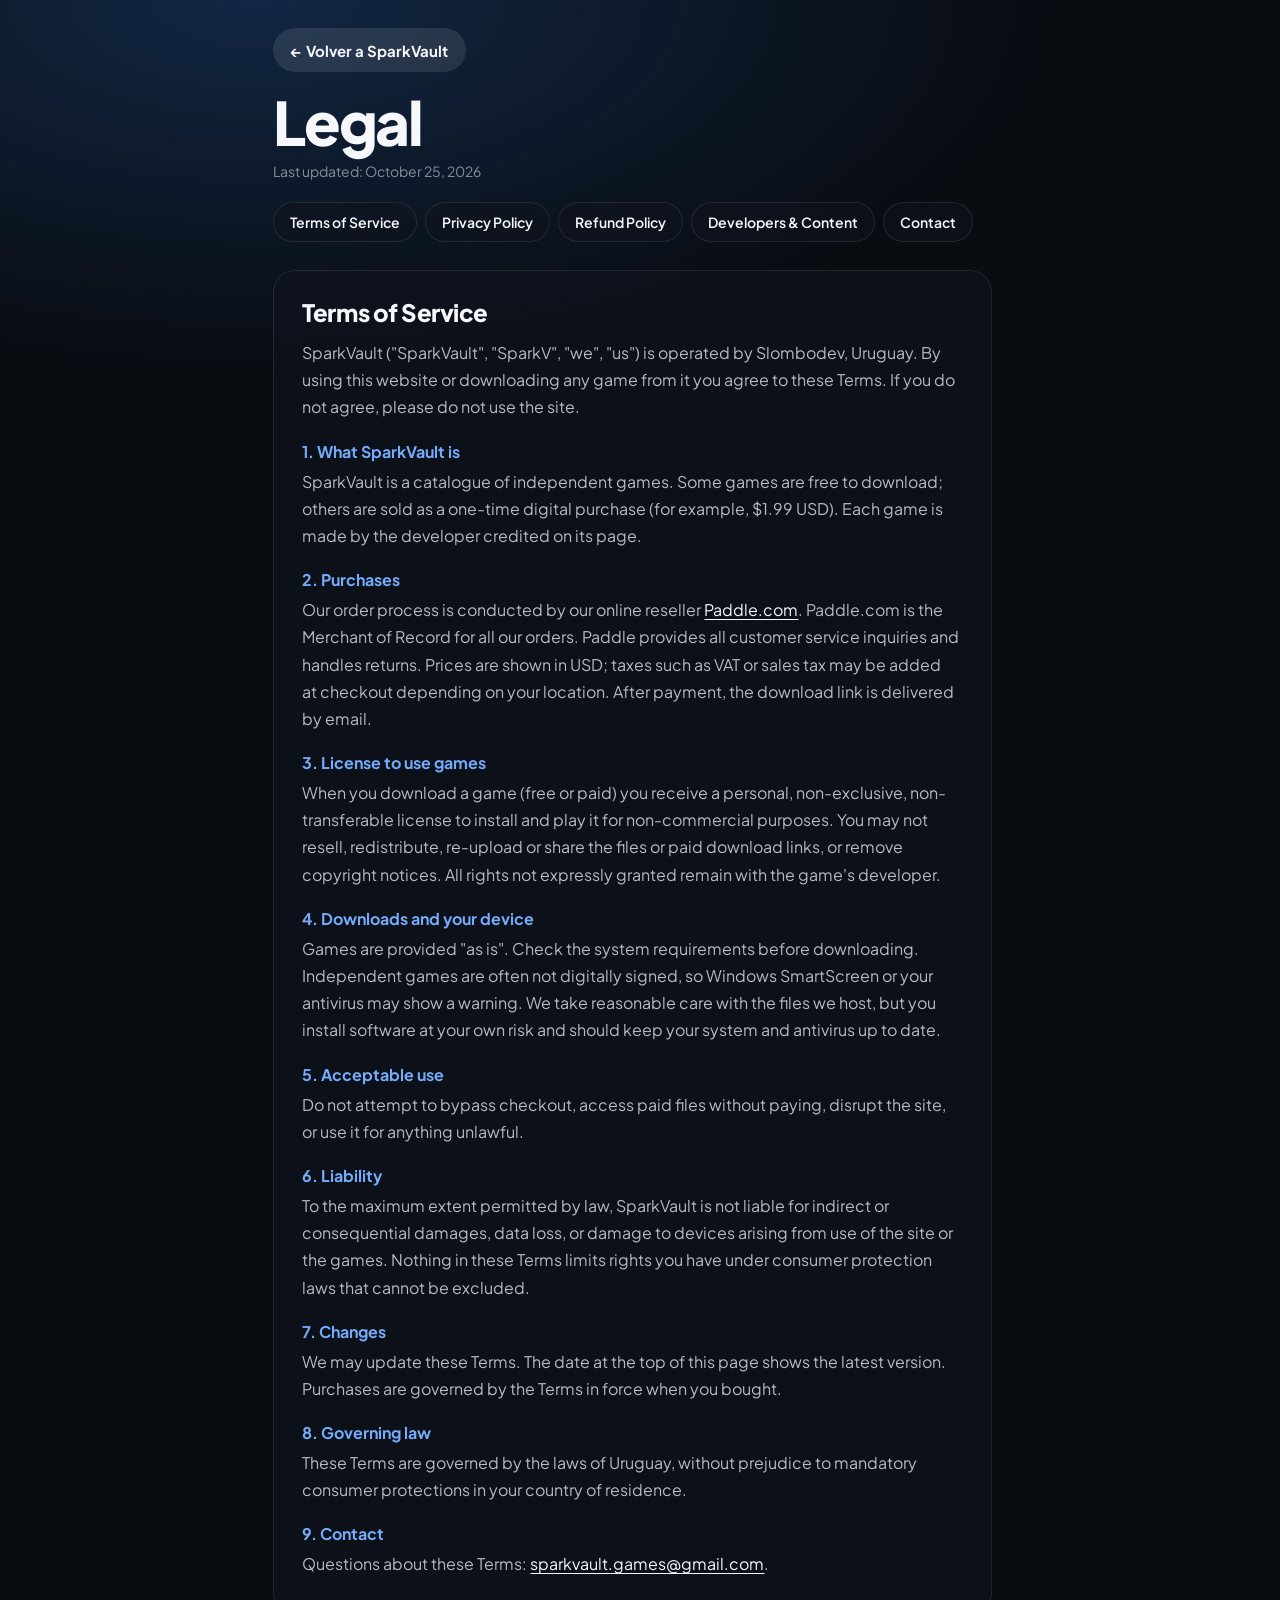
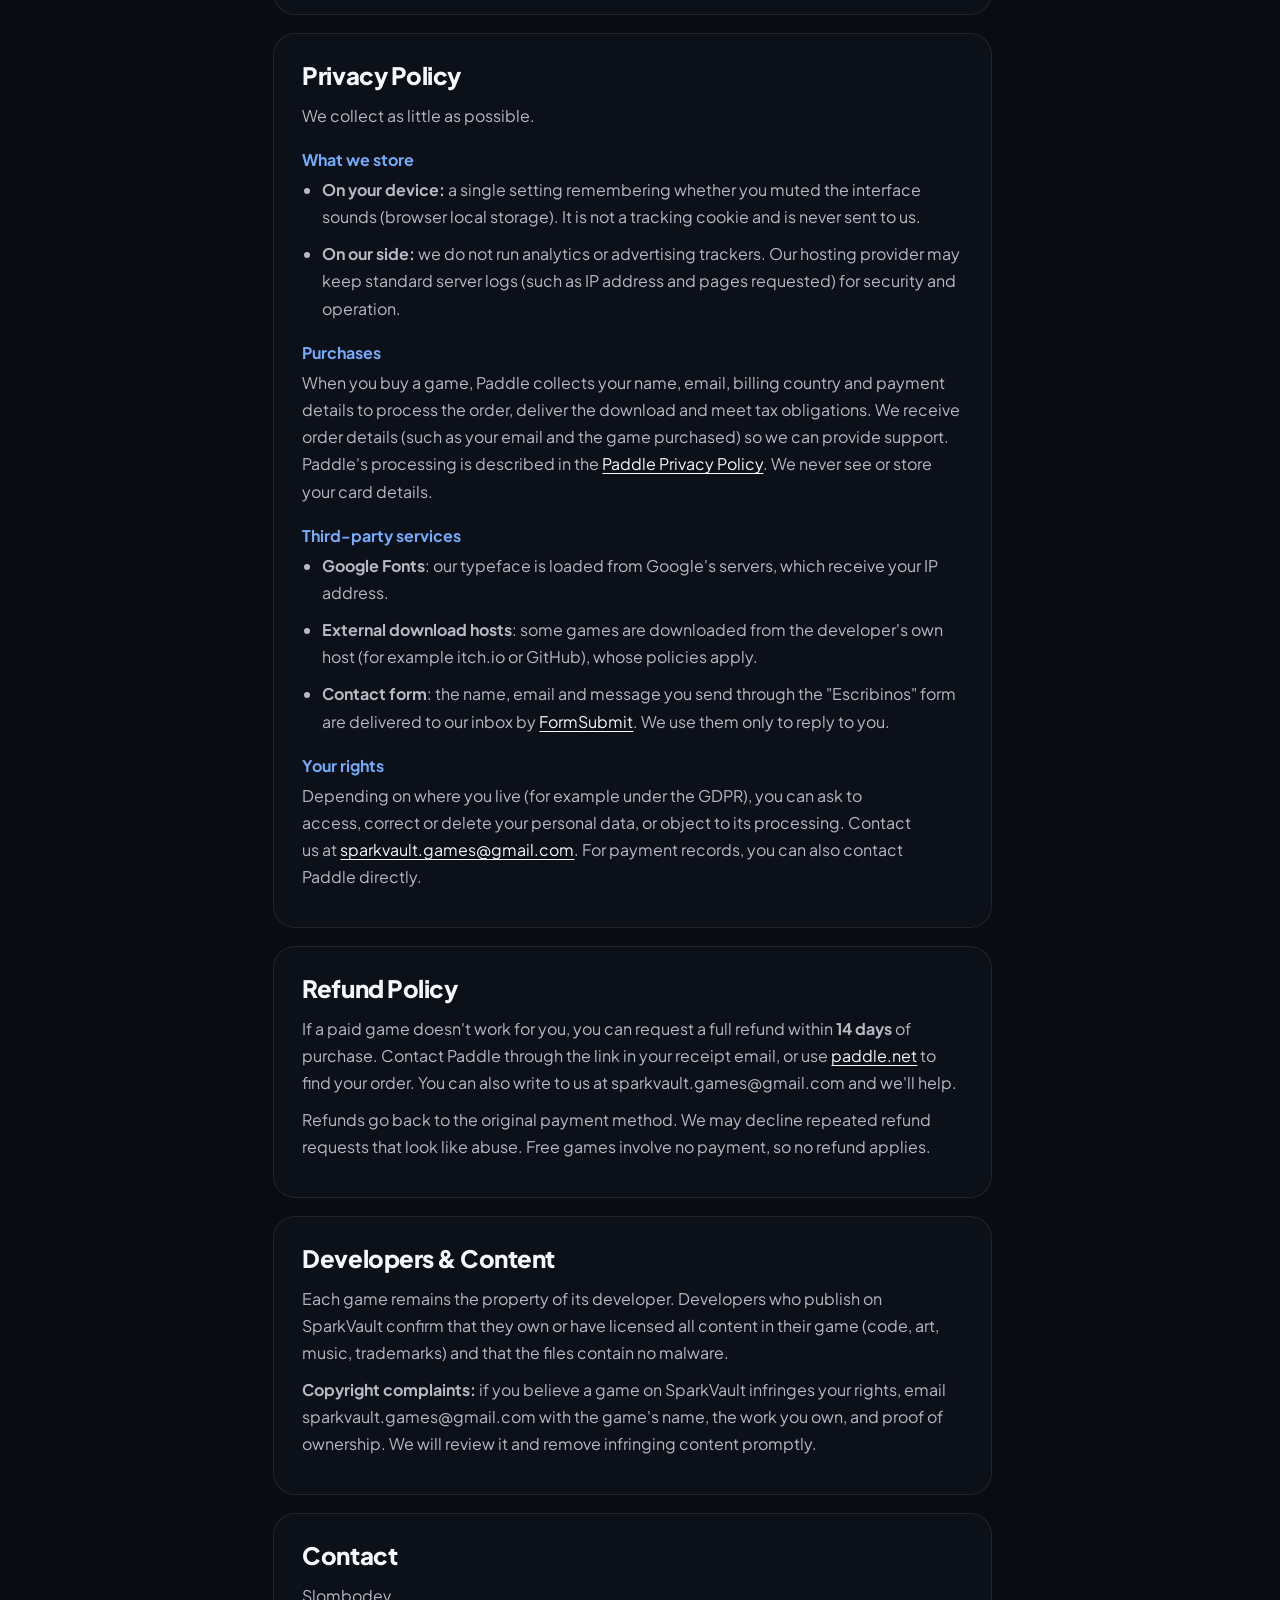
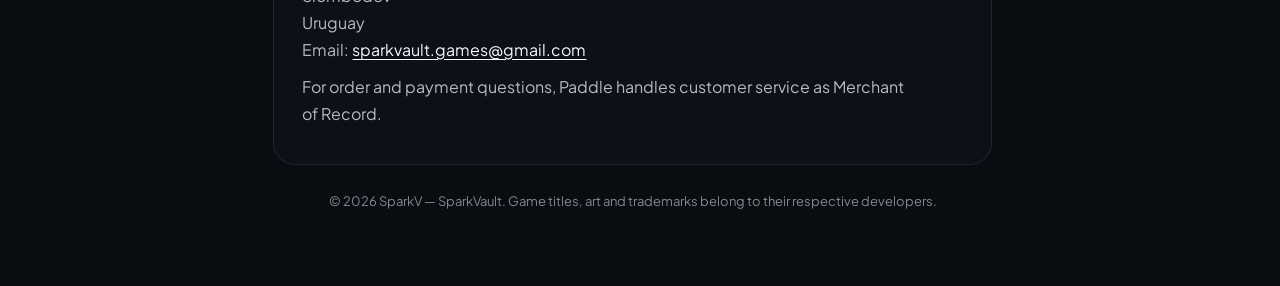
<file: legal.html>
<!doctype html>
<html lang="en">
<head>
  <meta charset="utf-8">
  <meta name="viewport" content="width=device-width, initial-scale=1, viewport-fit=cover">
  <title>Legal · SparkVault</title>
  <meta name="description" content="Terms of Service, Privacy Policy, Refund Policy and contact details for SparkVault (SparkV).">
  <link rel="preconnect" href="https://fonts.googleapis.com">
  <link rel="preconnect" href="https://fonts.gstatic.com" crossorigin>
  <link href="https://fonts.googleapis.com/css2?family=Plus+Jakarta+Sans:wght@400;500;600;700;800&display=swap" rel="stylesheet">
  <link rel="icon" href="favicon.svg" type="image/svg+xml">
  <link rel="stylesheet" href="styles.css">
</head>
<body class="doc">
  <!--
    Before publishing: replace every highlighted [PLACEHOLDER] (search for class="fill"),
    and have these texts reviewed for your country. They are a starting point, not legal advice.
  -->
  <main class="doc-wrap">
    <a class="doc-back" href="index.html">← Volver a SparkVault</a>
    <h1>Legal</h1>
    <p class="doc-updated">Last updated: October 25, 2026</p>
    <nav class="doc-toc" aria-label="Sections">
      <a href="#terms">Terms of Service</a>
      <a href="#privacy">Privacy Policy</a>
      <a href="#refunds">Refund Policy</a>
      <a href="#developers">Developers &amp; Content</a>
      <a href="#contact">Contact</a>
    </nav>

    <section id="terms" class="glass doc-section">
      <h2>Terms of Service</h2>
      <p>SparkVault ("SparkVault", "SparkV", "we", "us") is operated by Slombodev, Uruguay. By using this website or downloading any game from it you agree to these Terms. If you do not agree, please do not use the site.</p>
      <h3>1. What SparkVault is</h3>
      <p>SparkVault is a catalogue of independent games. Some games are free to download; others are sold as a one-time digital purchase (for example, $1.99 USD). Each game is made by the developer credited on its page.</p>
      <h3>2. Purchases</h3>
      <p>Our order process is conducted by our online reseller <a href="https://www.paddle.com" target="_blank" rel="noopener noreferrer">Paddle.com</a>. Paddle.com is the Merchant of Record for all our orders. Paddle provides all customer service inquiries and handles returns. Prices are shown in USD; taxes such as VAT or sales tax may be added at checkout depending on your location. After payment, the download link is delivered by email.</p>
      <h3>3. License to use games</h3>
      <p>When you download a game (free or paid) you receive a personal, non-exclusive, non-transferable license to install and play it for non-commercial purposes. You may not resell, redistribute, re-upload or share the files or paid download links, or remove copyright notices. All rights not expressly granted remain with the game's developer.</p>
      <h3>4. Downloads and your device</h3>
      <p>Games are provided "as is". Check the system requirements before downloading. Independent games are often not digitally signed, so Windows SmartScreen or your antivirus may show a warning. We take reasonable care with the files we host, but you install software at your own risk and should keep your system and antivirus up to date.</p>
      <h3>5. Acceptable use</h3>
      <p>Do not attempt to bypass checkout, access paid files without paying, disrupt the site, or use it for anything unlawful.</p>
      <h3>6. Liability</h3>
      <p>To the maximum extent permitted by law, SparkVault is not liable for indirect or consequential damages, data loss, or damage to devices arising from use of the site or the games. Nothing in these Terms limits rights you have under consumer protection laws that cannot be excluded.</p>
      <h3>7. Changes</h3>
      <p>We may update these Terms. The date at the top of this page shows the latest version. Purchases are governed by the Terms in force when you bought.</p>
      <h3>8. Governing law</h3>
      <p>These Terms are governed by the laws of Uruguay, without prejudice to mandatory consumer protections in your country of residence.</p>
      <h3>9. Contact</h3>
      <p>Questions about these Terms: <a href="mailto:sparkvault.games@gmail.com">sparkvault.games@gmail.com</a>.</p>
    </section>

    <section id="privacy" class="glass doc-section">
      <h2>Privacy Policy</h2>
      <p>We collect as little as possible.</p>
      <h3>What we store</h3>
      <ul>
        <li><strong>On your device:</strong> a single setting remembering whether you muted the interface sounds (browser local storage). It is not a tracking cookie and is never sent to us.</li>
        <li><strong>On our side:</strong> we do not run analytics or advertising trackers. Our hosting provider may keep standard server logs (such as IP address and pages requested) for security and operation.</li>
      </ul>
      <h3>Purchases</h3>
      <p>When you buy a game, Paddle collects your name, email, billing country and payment details to process the order, deliver the download and meet tax obligations. We receive order details (such as your email and the game purchased) so we can provide support. Paddle's processing is described in the <a href="https://www.paddle.com/legal/privacy" target="_blank" rel="noopener noreferrer">Paddle Privacy Policy</a>. We never see or store your card details.</p>
      <h3>Third-party services</h3>
      <ul>
        <li><strong>Google Fonts</strong>: our typeface is loaded from Google's servers, which receive your IP address.</li>
        <li><strong>External download hosts</strong>: some games are downloaded from the developer's own host (for example itch.io or GitHub), whose policies apply.</li>
        <li><strong>Contact form</strong>: the name, email and message you send through the "Escribinos" form are delivered to our inbox by <a href="https://formsubmit.co" target="_blank" rel="noopener noreferrer">FormSubmit</a>. We use them only to reply to you.</li>
      </ul>
      <h3>Your rights</h3>
      <p>Depending on where you live (for example under the GDPR), you can ask to access, correct or delete your personal data, or object to its processing. Contact us at <a href="mailto:sparkvault.games@gmail.com">sparkvault.games@gmail.com</a>. For payment records, you can also contact Paddle directly.</p>
    </section>

    <section id="refunds" class="glass doc-section">
      <h2>Refund Policy</h2>
      <p>If a paid game doesn't work for you, you can request a full refund within <strong>14 days</strong> of purchase. Contact Paddle through the link in your receipt email, or use <a href="https://paddle.net" target="_blank" rel="noopener noreferrer">paddle.net</a> to find your order. You can also write to us at sparkvault.games@gmail.com and we'll help.</p>
      <p>Refunds go back to the original payment method. We may decline repeated refund requests that look like abuse. Free games involve no payment, so no refund applies.</p>
    </section>

    <section id="developers" class="glass doc-section">
      <h2>Developers &amp; Content</h2>
      <p>Each game remains the property of its developer. Developers who publish on SparkVault confirm that they own or have licensed all content in their game (code, art, music, trademarks) and that the files contain no malware.</p>
      <p><strong>Copyright complaints:</strong> if you believe a game on SparkVault infringes your rights, email sparkvault.games@gmail.com with the game's name, the work you own, and proof of ownership. We will review it and remove infringing content promptly.</p>
    </section>

    <section id="contact" class="glass doc-section">
      <h2>Contact</h2>
      <p>Slombodev<br>
      Uruguay<br>
      Email: <a href="mailto:sparkvault.games@gmail.com">sparkvault.games@gmail.com</a></p>
      <p>For order and payment questions, Paddle handles customer service as Merchant of Record.</p>
    </section>

    <p class="doc-foot">© 2026 SparkV — SparkVault. Game titles, art and trademarks belong to their respective developers.</p>
  </main>
</body>
</html>
</file>
<file: styles.css>
/*
 * SparkVault (SparkV).
 * Console-home storefront: the selected game's art fills the page, glass panels float over it.
 * --hue is set per month by app.js (XMB-style tint for accents).
 */
:root {
  --hue: 215;
  --font: "Plus Jakarta Sans", "Segoe UI", system-ui, sans-serif;
  --bg: hsl(var(--hue) 32% 5%);
  --text: #f6f8fc;
  --text-2: rgba(236, 241, 250, .76);
  --text-3: rgba(236, 241, 250, .54);
  --accent: hsl(var(--hue) 95% 72%);
  --free: #86f2b8;
  --buy: #ffd27a;
  --glass: rgba(16, 20, 30, .58);
  --glass-strong: rgba(14, 17, 26, .72);
  --glass-edge: rgba(255, 255, 255, .09);
  --glass-hi: rgba(255, 255, 255, .06);
  --chip: rgba(255, 255, 255, .1);
  --r-xl: 30px;
  --r-lg: 22px;
  --r-md: 16px;
  --r-sm: 12px;
  --ease-out: cubic-bezier(.23, 1, .32, 1);
  --ease-in-out: cubic-bezier(.77, 0, .175, 1);
  --ease-drawer: cubic-bezier(.32, .72, 0, 1);
  --gutter: clamp(16px, 3.2vw, 44px);
  --maxw: 1480px;
  --topbar-h: 76px;
  color-scheme: dark;
}

*, *::before, *::after { box-sizing: border-box; }
html { scroll-padding-top: calc(var(--topbar-h) + 12px); scrollbar-gutter: stable; }
html.locked { overflow: hidden; }
body {
  margin: 0;
  min-height: 100dvh;
  font-family: var(--font);
  color: var(--text);
  background-color: var(--bg);
  -webkit-font-smoothing: antialiased;
  -webkit-tap-highlight-color: transparent;
  text-rendering: optimizeLegibility;
}
button { font: inherit; color: inherit; }
img { display: block; max-width: 100%; }
a { color: inherit; }
h1, h2, h3 { text-wrap: balance; }
p { text-wrap: pretty; }
.sr-only { position: absolute; width: 1px; height: 1px; overflow: hidden; clip: rect(0 0 0 0); white-space: nowrap; }
:focus-visible { outline: 2px solid var(--accent); outline-offset: 3px; }
[hidden] { display: none !important; }

.skip {
  position: fixed; left: 16px; top: 12px; z-index: 100;
  padding: 10px 16px; border-radius: 999px; background: #fff; color: #0a0d14; font-weight: 700; text-decoration: none;
  transform: translateY(-160%); transition: transform .2s var(--ease-out);
}
.skip:focus { transform: none; }

/* ---------- Glass ---------- */
.glass {
  border: 1px solid var(--glass-edge);
  background: var(--glass);
}

/* ---------- Dynamic backdrop ---------- */
.backdrop { position: fixed; inset: 0; z-index: 0; overflow: hidden; background: var(--bg); }
.bd-layer {
  position: absolute; inset: 0; width: 100%; height: 100%;
  object-fit: cover; /* a 160×90 canvas, blurred once in JS; the GPU just scales it */
  opacity: 0;
  transition: opacity .9s ease;
  will-change: opacity;
}
.bd-layer.on { opacity: 1; }
.backdrop::after { /* scrim: keeps text readable whatever the art */
  content: ""; position: absolute; inset: 0;
  background:
    linear-gradient(180deg, rgba(5, 7, 12, .55) 0%, rgba(5, 7, 12, .35) 30%, rgba(5, 7, 12, .78) 75%, var(--bg) 100%),
    radial-gradient(120% 80% at 50% 0%, transparent 40%, rgba(5, 7, 12, .5) 100%);
}
#bg { position: fixed; inset: 0; width: 100%; height: 100%; z-index: 0; pointer-events: none; opacity: .8; }
#app { position: relative; z-index: 1; min-height: 100dvh; display: flex; flex-direction: column; }

/* ---------- Top bar ---------- */
.topbar {
  position: sticky; top: 0; z-index: 20;
  display: grid; grid-template-columns: auto minmax(0, 1fr) auto; align-items: center; gap: 20px;
  min-height: var(--topbar-h);
  padding: max(12px, env(safe-area-inset-top)) var(--gutter) 12px;
  transition: background-color .3s ease;
}
.topbar::before { /* solid backing fades in once the page scrolls under the bar */
  content: ""; position: absolute; inset: 0; z-index: -1;
  background: rgba(8, 10, 16, .9);
  opacity: 0; transition: opacity .3s ease;
}
.topbar.scrolled::before { opacity: 1; }

.brand { display: flex; align-items: center; gap: 12px; text-decoration: none; border-radius: 12px; }
.brand-mark {
  display: flex; align-items: center; gap: 6px; height: 40px; padding: 0 12px 0 10px; border-radius: 12px;
  background: #fff; color: #0a0d14;
  font-weight: 800; font-size: 17px; letter-spacing: -.02em;
}
.brand-mark svg { width: 15px; height: 15px; fill: currentColor; }
.brand-name { font-weight: 700; font-size: 17px; letter-spacing: -.01em; white-space: nowrap; }

.status { display: flex; align-items: center; gap: 10px; }
.clock { font-weight: 600; font-size: 14px; color: var(--text-2); font-variant-numeric: tabular-nums; white-space: nowrap; padding-left: 6px; }

.icon-btn, .round-btn {
  display: grid; place-items: center; flex: none;
  width: 44px; height: 44px; padding: 0; border-radius: 50%;
  border: 1px solid var(--glass-edge); background: var(--glass);
  cursor: pointer;
  transition: transform .16s var(--ease-out), background-color .2s ease, border-color .2s ease;
}
.icon-btn:active, .round-btn:active { transform: scale(.94); }
.icon-btn svg, .round-btn svg { width: 20px; height: 20px; fill: none; stroke: currentColor; stroke-width: 1.9; stroke-linecap: round; stroke-linejoin: round; }
@media (hover: hover) and (pointer: fine) {
  .icon-btn:hover, .round-btn:hover { background-color: rgba(255, 255, 255, .16); border-color: rgba(255, 255, 255, .2); }
}
#mute .spk { fill: currentColor; }
#mute .x { display: none; }
#mute[aria-pressed="true"] .wave { display: none; }
#mute[aria-pressed="true"] .x { display: block; }
.search-toggle { display: none; }

/* Search */
.search { justify-self: center; width: min(520px, 100%); position: relative; }
.search-box { position: relative; }
.search-ico { position: absolute; left: 16px; top: 22px; translate: 0 -50%; width: 18px; height: 18px; fill: none; stroke: var(--text-3); stroke-width: 2; stroke-linecap: round; pointer-events: none; }
.search-box input {
  width: 100%; height: 44px; padding: 0 44px 0 44px; border-radius: 999px;
  border: 1px solid var(--glass-edge); background: var(--glass);
  font: inherit; font-size: 15px; color: var(--text); outline: none;
  transition: border-color .2s ease, background-color .2s ease;
}
.search-box input::-webkit-search-cancel-button { display: none; }
.search-box input::placeholder { color: var(--text-3); }
.search-box input:focus { border-color: rgba(255, 255, 255, .28); background-color: rgba(16, 20, 30, .7); }
.search-key {
  position: absolute; right: 12px; top: 22px; translate: 0 -50%;
  display: grid; place-items: center; width: 24px; height: 24px; border-radius: 7px;
  background: var(--chip); font: inherit; font-size: 13px; font-weight: 700; color: var(--text-3);
  pointer-events: none; transition: opacity .15s ease;
}
.search-box input:focus ~ .search-key { opacity: 0; }
.search-results {
  position: absolute; left: 0; right: 0; top: 52px; margin: 0; padding: 6px; list-style: none;
  max-height: min(400px, 62vh); overflow-y: auto;
  border-radius: var(--r-md); border: 1px solid var(--glass-edge);
  background: rgba(14, 17, 26, .9);
  box-shadow: 0 24px 60px rgba(0, 0, 0, .5);
  transform-origin: top center;
  animation: pop-in .18s var(--ease-out);
}
@keyframes pop-in { from { opacity: 0; transform: translateY(-4px) scale(.98); } }
.sr-item { display: flex; align-items: center; gap: 12px; padding: 8px; border-radius: var(--r-sm); cursor: pointer; }
.sr-item[aria-selected="true"] { background: rgba(255, 255, 255, .1); }
.sr-item img { flex: none; width: 76px; height: 43px; object-fit: cover; border-radius: 8px; }
.sr-text { display: flex; flex-direction: column; gap: 2px; min-width: 0; }
.sr-title { font-size: 15px; font-weight: 700; white-space: nowrap; overflow: hidden; text-overflow: ellipsis; }
.sr-sub, .sr-empty { font-size: 13px; color: var(--text-2); }
.sr-empty { padding: 10px; }

/* ---------- Buttons ---------- */
.btn {
  display: inline-flex; align-items: center; justify-content: center; gap: 10px;
  min-height: 50px; padding: 0 24px; border-radius: 999px; border: 0;
  font-size: 16px; font-weight: 700; letter-spacing: -.005em; text-decoration: none; white-space: nowrap;
  cursor: pointer;
  transition: transform .16s var(--ease-out), background-color .2s ease, filter .2s ease;
}
.btn:active { transform: scale(.97); }
.btn[disabled] { filter: grayscale(.6) brightness(.8); cursor: progress; }
.btn-light { background: #fff; color: #0a0d14; }
.btn-buy { background: var(--buy); color: #1d1404; }
.btn-glass {
  background: rgba(255, 255, 255, .12); color: var(--text);
  box-shadow: inset 0 0 0 1px rgba(255, 255, 255, .14);
}
.btn-sm { min-height: 40px; padding: 0 18px; font-size: 14px; }
@media (hover: hover) and (pointer: fine) {
  .btn-light:hover { background: #e9eef8; }
  .btn-buy:hover { filter: brightness(1.06); }
  .btn-glass:hover { background: rgba(255, 255, 255, .2); }
}
.ui-ico { display: inline-grid; place-items: center; }
.ui-ico svg { width: 20px; height: 20px; fill: none; stroke: currentColor; stroke-width: 2; stroke-linecap: round; stroke-linejoin: round; }
.ui-ico svg .fill { fill: currentColor; stroke: none; }

.chips { display: flex; flex-wrap: wrap; gap: 8px; margin: 0; }
.chip {
  display: inline-flex; align-items: center; min-height: 28px; padding: 0 12px; border-radius: 999px;
  background: rgba(255, 255, 255, .14); color: var(--text);
  font-size: 13px; font-weight: 600;
}
.chip-new { background: var(--accent); color: #07101d; }

/* ---------- Home: hero + side ---------- */
main { flex: 1; width: 100%; max-width: var(--maxw); margin: 0 auto; padding: 8px var(--gutter) 0; }
.home-top { display: grid; grid-template-columns: minmax(0, 1fr) minmax(300px, 360px); gap: 20px; align-items: stretch; }
body.no-games .home-top { display: none; }

.hero {
  position: relative; overflow: hidden;
  min-height: clamp(420px, 62vh, 600px);
  border-radius: var(--r-xl);
  background: rgba(255, 255, 255, .05);
  isolation: isolate;
}
.hero-slides:empty { position: absolute; inset: 0; background: linear-gradient(100deg, transparent 30%, rgba(255, 255, 255, .06) 50%, transparent 70%) 0 0 / 220% 100%; animation: shimmer 1.6s linear infinite; }
@keyframes shimmer { to { background-position: -220% 0; } }

.slide { position: absolute; inset: 0; cursor: pointer; visibility: hidden; opacity: 0; transition: opacity .7s ease, visibility 0s linear .7s; }
.slide.active { visibility: visible; opacity: 1; z-index: 1; transition: opacity .7s ease, visibility 0s; }
.slide-bg { position: absolute; inset: 0; width: 100%; height: 100%; object-fit: cover; transform: scale(1.08); transition: transform 7s var(--ease-out); }
.slide.active .slide-bg { transform: scale(1); }
.slide-shade {
  position: absolute; inset: 0;
  background:
    linear-gradient(90deg, rgba(6, 8, 14, .9) 0%, rgba(6, 8, 14, .62) 38%, rgba(6, 8, 14, .1) 72%),
    linear-gradient(0deg, rgba(6, 8, 14, .78) 0%, transparent 46%);
}
.slide-body {
  position: absolute; left: 0; bottom: 0; z-index: 1;
  width: min(620px, 100%); padding: clamp(24px, 3.4vw, 48px);
  padding-bottom: clamp(84px, 9vw, 104px);
  display: flex; flex-direction: column; align-items: flex-start; gap: 14px;
  cursor: auto;
}
.slide-title { margin: 4px 0 0; font-size: clamp(34px, 4.4vw, 64px); font-weight: 800; line-height: .98; letter-spacing: -.035em; }
.meta-row { display: flex; flex-wrap: wrap; align-items: center; gap: 8px 14px; }
.slide-dev { margin: 0; font-size: 15px; font-weight: 600; color: var(--text-2); }
.slide-desc {
  margin: 0; max-width: 52ch; font-size: 16px; line-height: 1.55; color: var(--text-2);
  display: -webkit-box; -webkit-line-clamp: 3; -webkit-box-orient: vertical; overflow: hidden;
}
.slide-actions { display: flex; flex-wrap: wrap; gap: 12px; margin-top: 6px; }
/* Text settles in after the art on every slide change */
.slide.active .slide-body > * { animation: rise .7s var(--ease-out) both; }
.slide.active .slide-body > :nth-child(2) { animation-delay: 60ms; }
.slide.active .slide-body > :nth-child(3) { animation-delay: 120ms; }
.slide.active .slide-body > :nth-child(4) { animation-delay: 180ms; }
@keyframes rise { from { opacity: 0; transform: translateY(18px); } }

.hero-controls {
  position: absolute; right: clamp(16px, 2.6vw, 32px); bottom: clamp(16px, 2.6vw, 28px); z-index: 2;
  display: flex; align-items: center; gap: 8px;
}
.hero-dots { display: flex; align-items: center; padding: 0 6px; }
.dot { display: grid; place-items: center; width: 34px; height: 44px; padding: 0; border: 0; background: none; cursor: pointer; }
.dot-track { position: relative; width: 24px; height: 4px; border-radius: 4px; background: rgba(255, 255, 255, .3); overflow: hidden; transition: background-color .2s ease; }
.dot-fill { position: absolute; inset: 0; background: #fff; transform: scaleX(0); transform-origin: left center; }
.dot.active .dot-track { background: rgba(255, 255, 255, .35); }
.dot.active .dot-fill { animation: dot-fill var(--hero-ms, 7000ms) linear forwards; }
.hero.is-paused .dot.active .dot-fill { animation-play-state: paused; }
@keyframes dot-fill { to { transform: scaleX(1); } }
@media (hover: hover) and (pointer: fine) { .dot:hover .dot-track { background: rgba(255, 255, 255, .55); } }
#hero-pause .i-play { display: none; }
#hero-pause[aria-pressed="true"] .i-play { display: block; fill: currentColor; stroke: none; }
#hero-pause[aria-pressed="true"] .i-pause { display: none; }

/* Side column */
.side { display: flex; flex-direction: column; gap: 20px; min-width: 0; }

.ad {
  position: relative; overflow: hidden; border-radius: var(--r-xl);
  border: 1px solid var(--glass-edge); background: var(--glass);

}
.ad-label { font-size: 12px; font-weight: 600; color: var(--text-3); }
.ad-title { display: block; font-size: 22px; font-weight: 800; letter-spacing: -.02em; line-height: 1.15; }
.ad-text { display: block; font-size: 15px; line-height: 1.5; color: var(--text-2); }
.ad-body { display: flex; flex-direction: column; align-items: flex-start; gap: 8px; }

/* House promo: shown while no ad is configured */
.ad.is-house {
  display: grid; grid-template-columns: minmax(0, 1fr) auto; align-items: end; gap: 18px;
  padding: 24px; min-height: 196px;
  background: hsl(var(--hue) 70% 62% / .22);
}
.ad.is-house .ad-icon { position: absolute; right: -18px; top: -22px; width: 150px; height: 150px; opacity: .22; transform: rotate(-12deg); pointer-events: none; }
.ad.is-house .ad-icon svg { width: 100%; height: 100%; overflow: visible; }
.ad.is-house .ad-body { grid-column: 1 / -1; align-self: start; }
.ad.is-house .btn { grid-column: 1; justify-self: start; }

/* Custom ad: image on top, copy below */
.ad.is-custom .ad-link { display: flex; flex-direction: column; text-decoration: none; height: 100%; }
.ad-img { width: 100%; aspect-ratio: 16 / 9; object-fit: cover; transition: transform .6s var(--ease-out); }
.ad.is-custom .ad-body { padding: 16px 20px 20px; }
@media (hover: hover) and (pointer: fine) { .ad.is-custom .ad-link:hover .ad-img { transform: scale(1.04); } }
.ad.is-adsense { padding: 12px 14px 14px; min-height: 120px; }
.ad.is-adsense .ad-label { display: block; margin-bottom: 8px; }

.side-panel { flex: 1; border-radius: var(--r-xl); padding: 20px 14px 14px; display: flex; flex-direction: column; min-height: 0; }
.side-title { margin: 0 6px 10px; font-size: 18px; font-weight: 800; letter-spacing: -.015em; }
.mini-list { margin: 0; padding: 0; list-style: none; display: flex; flex-direction: column; gap: 4px; }
.side-more {
  margin-top: auto; min-height: 44px; padding: 0 16px; border: 0; border-radius: var(--r-md);
  background: rgba(255, 255, 255, .08); font-size: 14px; font-weight: 700; color: var(--text-2); cursor: pointer;
  transition: background-color .2s ease, color .2s ease, transform .16s var(--ease-out);
}
.mini-list { margin-bottom: 12px; }
.side-more:active { transform: scale(.98); }
@media (hover: hover) and (pointer: fine) { .side-more:hover { background: rgba(255, 255, 255, .14); color: var(--text); } }
.mini-list li { display: flex; align-items: center; gap: 6px; border-radius: var(--r-md); transition: background-color .2s ease; }
.mini {
  flex: 1; min-width: 0; display: flex; align-items: center; gap: 12px;
  padding: 8px; border: 0; background: none; text-align: left; cursor: pointer; border-radius: var(--r-md);
  transition: transform .16s var(--ease-out);
}
.mini:active { transform: scale(.98); }
.mini-thumb { flex: none; width: 76px; height: 48px; object-fit: cover; border-radius: 10px; }
.mini-text { display: flex; flex-direction: column; gap: 2px; min-width: 0; }
.mini-title { font-size: 15px; font-weight: 700; white-space: nowrap; overflow: hidden; text-overflow: ellipsis; }
.mini-sub { font-size: 13px; color: var(--text-3); }
.mini-play {
  flex: none; display: grid; place-items: center; width: 44px; height: 44px; margin-right: 4px; border-radius: 50%;
  background: rgba(255, 255, 255, .12); color: var(--text);
  transition: transform .16s var(--ease-out), background-color .2s ease, color .2s ease;
}
.mini-play:active { transform: scale(.92); }
.mini-play .ui-ico svg { width: 16px; height: 16px; }
@media (hover: hover) and (pointer: fine) {
  .mini-list li:hover { background: rgba(255, 255, 255, .07); }
  .mini-play:hover { background: #fff; color: #0a0d14; }
}

/* ---------- Library ---------- */
.library { margin-top: clamp(48px, 7vw, 88px); outline: none; }
.lib-head { display: flex; align-items: baseline; gap: 14px; margin-bottom: 18px; }
.lib-head h2 { margin: 0; font-size: clamp(30px, 3.4vw, 44px); font-weight: 800; letter-spacing: -.035em; line-height: 1; }
.lib-count { margin: 0; font-size: 15px; font-weight: 600; color: var(--text-3); }
.lib-link { margin-left: auto; padding: 10px 2px; font-size: 15px; font-weight: 700; color: var(--text); text-decoration: underline; text-decoration-color: rgba(255, 255, 255, .35); text-underline-offset: 3px; transition: text-decoration-color .2s ease; }
@media (hover: hover) and (pointer: fine) { .lib-link:hover { text-decoration-color: currentColor; } }

.cats {
  position: relative;
  display: flex; gap: 10px; overflow-x: auto; overscroll-behavior-x: contain;
  margin: 0 calc(var(--gutter) * -1) 24px; padding: 4px var(--gutter);
  scrollbar-width: none; scroll-snap-type: x proximity; scroll-padding-inline: var(--gutter);
}
@media (min-width: 861px) {
  .cats { flex-wrap: wrap; overflow: visible; margin: 0 0 28px; padding: 4px 0; }
}
.cats::-webkit-scrollbar { display: none; }
.cat {
  flex: none; display: inline-flex; align-items: center; gap: 10px;
  min-height: 48px; padding: 0 16px 0 8px; border-radius: 999px;
  border: 1px solid var(--glass-edge); background: var(--glass);
  font-size: 15px; font-weight: 700; white-space: nowrap; cursor: pointer; scroll-snap-align: start;
  transition: background-color .22s ease, color .22s ease, border-color .22s ease, transform .16s var(--ease-out);
}
.cat:active { transform: scale(.97); }
.cat-icon { display: grid; place-items: center; width: 32px; height: 32px; }
.cat-icon svg { width: 30px; height: 30px; overflow: visible; }
.cat-icon .g { fill: url(#gloss); stroke: rgba(255, 255, 255, .9); stroke-width: 1.4; stroke-linejoin: round; }
.cat-icon .l { fill: none; stroke: #fff; stroke-width: 2.6; stroke-linecap: round; stroke-linejoin: round; }
.cat-icon .d { fill: hsl(var(--hue), 45%, 30%); stroke: none; }
.cat-count {
  display: grid; place-items: center; min-width: 24px; height: 24px; padding: 0 7px; border-radius: 999px;
  background: rgba(255, 255, 255, .12); font-size: 12px; font-weight: 700; font-variant-numeric: tabular-nums;
  transition: background-color .22s ease;
}
.cat[aria-selected="true"] { background: #fff; color: #0a0d14; border-color: #fff; }
.cat[aria-selected="true"] .cat-count { background: rgba(10, 13, 20, .1); }
.cat[aria-selected="true"] .cat-icon .g { stroke: rgba(10, 13, 20, .5); }
@media (hover: hover) and (pointer: fine) { .cat:not([aria-selected="true"]):hover { background-color: rgba(255, 255, 255, .14); } }

.grid { display: grid; grid-template-columns: repeat(auto-fill, minmax(min(100%, 268px), 1fr)); gap: 28px 20px; margin: 0; padding: 0; list-style: none; }
.card-li { min-width: 0; }
.grid.swap .card-li { animation: card-in .5s var(--ease-out) both; animation-delay: calc(var(--i, 0) * 45ms); }
@keyframes card-in { from { opacity: 0; transform: translateY(16px) scale(.985); } }

.card {
  display: block; width: 100%; padding: 0; border: 0; background: none; text-align: left; cursor: pointer;
  border-radius: var(--r-lg);
  transition: transform .35s var(--ease-out);
}
.card:focus-visible { outline: none; }
.card:focus-visible .card-media { outline: 3px solid var(--accent); outline-offset: 3px; }
.card:active { transform: scale(.98); transition-duration: .12s; }
.card-media {
  position: relative; display: block; overflow: hidden; aspect-ratio: 16 / 9;
  border-radius: var(--r-lg); background: rgba(255, 255, 255, .06);
  isolation: isolate;
}
.card-img { position: relative; z-index: 1; width: 100%; height: 100%; object-fit: cover; transition: transform .6s var(--ease-out); }
.card-media.tall .card-img { object-position: 50% 90%; }
.card-body { display: flex; flex-direction: column; gap: 3px; padding: 12px 4px 0; }
.card-title { font-size: 17px; font-weight: 700; letter-spacing: -.01em; white-space: nowrap; overflow: hidden; text-overflow: ellipsis; }
.card-sub { font-size: 14px; color: var(--text-3); white-space: nowrap; overflow: hidden; text-overflow: ellipsis; }
.tag {
  position: absolute; z-index: 2; top: 12px;
  display: inline-flex; align-items: center; min-height: 26px; padding: 0 10px; border-radius: 999px;
  font-size: 12px; font-weight: 800;
}
.tag-new { left: 12px; background: var(--accent); color: #07101d; }
.tag-price { right: 12px; background: rgba(8, 10, 16, .78); }
.tag-price.free { color: var(--free); }
.tag-price.paid { color: var(--buy); }
@media (hover: hover) and (pointer: fine) {
  .card:hover { transform: translateY(-6px); }
  .card:hover .card-img { transform: scale(1.05); }
}

.state {
  max-width: 560px; padding: 20px 22px; border-radius: var(--r-lg);
  border: 1px solid var(--glass-edge); background: var(--glass-strong);
  font-size: 15px; line-height: 1.6; color: var(--text-2);
}
.state strong { display: block; color: var(--text); font-size: 17px; margin-bottom: 4px; }
.state code { color: var(--text); }

/* ---------- Footer ---------- */
.site-foot { width: 100%; max-width: var(--maxw); margin: clamp(80px, 10vw, 140px) auto 0; padding: 0 var(--gutter) max(12px, env(safe-area-inset-bottom)); overflow: hidden; }
.foot-row { display: flex; flex-wrap: wrap; align-items: center; justify-content: space-between; gap: 12px 24px; }
.legal-links { display: flex; flex-wrap: wrap; align-items: center; gap: 4px 20px; font-size: 14px; color: var(--text-3); }
.legal-links a { color: var(--text-2); text-decoration: none; padding: 8px 0; }
.legal-links a:hover { color: var(--text); text-decoration: underline; text-underline-offset: 3px; }
.hints { display: flex; flex-wrap: wrap; gap: 18px; font-size: 13px; color: var(--text-3); }
.hints kbd {
  display: inline-grid; place-items: center; min-width: 22px; height: 22px; margin-right: 4px; padding: 0 6px; border-radius: 6px;
  background: rgba(255, 255, 255, .1); font: inherit; font-size: 12px; font-weight: 700; color: var(--text-2);
}
@media (hover: none), (max-width: 760px) { .hints { display: none; } }
.foot-word {
  margin: 18px 0 -0.16em; font-size: clamp(44px, 11.2vw, 172px); font-weight: 800; letter-spacing: -.055em; line-height: .9;
  color: rgba(255, 255, 255, .08); white-space: nowrap; user-select: none;
}

/* ---------- Scroll reveal (only when JS runs) ---------- */
.js [data-reveal] { opacity: 0; transform: translateY(24px); transition: opacity .7s ease, transform .8s var(--ease-out); }
.js [data-reveal].in { opacity: 1; transform: none; }
.js [data-reveal="2"] { transition-delay: 80ms; }
.js [data-reveal="3"] { transition-delay: 160ms; }

/* ---------- Detail view ---------- */
.detail {
  position: fixed; inset: 0; z-index: 40; overflow: hidden;
  background: var(--bg);
  clip-path: var(--from, inset(30% 30% 30% 30% round 24px));
  visibility: hidden;
  transition: clip-path .6s var(--ease-drawer), visibility 0s linear .6s;
}
.detail.open { clip-path: inset(0 0 0 0 round 0); visibility: visible; transition: clip-path .6s var(--ease-drawer), visibility 0s; }
.d-bg { position: absolute; inset: 0; width: 100%; height: 100%; object-fit: cover; transform: scale(1.1); transition: transform 1.4s var(--ease-out); will-change: transform; }
.detail.open .d-bg { transform: scale(1); }
.d-shade {
  position: absolute; inset: 0;
  background:
    linear-gradient(180deg, rgba(6, 8, 14, .25) 0%, rgba(6, 8, 14, .55) 34%, rgba(6, 8, 14, .92) 62%, var(--bg) 88%),
    linear-gradient(90deg, rgba(6, 8, 14, .7) 0%, transparent 60%);
}
.d-body {
  position: absolute; inset: 0; overflow-y: auto; overscroll-behavior: contain;
  padding: max(16px, env(safe-area-inset-top)) var(--gutter) max(40px, env(safe-area-inset-bottom));
  opacity: 0; transform: translateY(16px);
  transition: opacity .35s ease .18s, transform .5s var(--ease-out) .18s;
}
.detail.open .d-body { opacity: 1; transform: none; }
.d-top { display: flex; justify-content: space-between; max-width: var(--maxw); margin: 0 auto; }
.d-grid {
  display: grid; grid-template-columns: minmax(0, 1fr) minmax(300px, 380px); gap: 28px; align-items: start;
  max-width: var(--maxw); margin: clamp(16vh, 26vh, 300px) auto 0;
}
.d-main { display: flex; flex-direction: column; gap: 24px; min-width: 0; }
.d-head { display: flex; flex-direction: column; align-items: flex-start; gap: 14px; }
.d-title { margin: 0; font-size: clamp(38px, 5.6vw, 84px); font-weight: 800; line-height: .96; letter-spacing: -.04em; overflow-wrap: anywhere; }
.d-dev { margin: 0; font-size: 16px; color: var(--text-2); }
.d-dev a, .d-dev strong { color: var(--text); font-weight: 700; }
.d-dev a { text-underline-offset: 3px; }
.d-actions { display: flex; align-items: center; flex-wrap: wrap; gap: 14px 20px; margin-top: 8px; }
.d-price { font-size: 22px; font-weight: 800; }
.d-price.free { color: var(--free); }
.d-price.paid { color: var(--buy); }
.d-note { margin: 0; font-size: 14px; line-height: 1.5; color: var(--text-3); }
.d-note:empty { display: none; }
.d-note a { color: var(--text-2); text-underline-offset: 2px; }
.d-warn {
  display: flex; gap: 12px; align-items: flex-start; max-width: 640px; margin: 0;
  padding: 14px 16px; border-radius: var(--r-md);
  background: rgba(255, 210, 122, .1); color: var(--text-2); font-size: 14px; line-height: 1.55;
}
.d-warn .ui-ico { color: var(--buy); flex: none; margin-top: 1px; }
.d-warn strong { color: var(--text); }

.d-panel { border-radius: var(--r-lg); padding: 22px 24px; }
.d-panel h2, .d-media h2, .d-related h2 { margin: 0 0 12px; font-size: 20px; font-weight: 800; letter-spacing: -.02em; }
.d-desc { margin: 0; max-width: 70ch; font-size: 17px; line-height: 1.7; color: var(--text); }
.d-side { display: flex; flex-direction: column; gap: 20px; min-width: 0; position: sticky; top: 16px; }
.d-card { padding: 14px 14px 20px; }
.d-card h2 { margin: 18px 8px 10px; font-size: 17px; }
.d-cover { width: 100%; height: auto; max-height: 300px; object-fit: contain; border-radius: var(--r-md); background: rgba(0, 0, 0, .28); }
.d-reqs { display: grid; grid-template-columns: minmax(0, auto) minmax(0, 1fr); gap: 10px 16px; margin: 0 8px; font-size: 14px; line-height: 1.45; }
.d-reqs dt { color: var(--text-3); font-weight: 600; }
.d-reqs dd { margin: 0; color: var(--text); }
.ad-small { padding: 0; }
.ad-small.is-custom .ad-title { font-size: 17px; }

.shots { display: grid; grid-auto-flow: column; grid-auto-columns: minmax(240px, 46%); gap: 14px; margin: 0; padding: 0 0 8px; list-style: none; overflow-x: auto; scroll-snap-type: x mandatory; scrollbar-width: thin; }
.shot { display: block; width: 100%; padding: 0; border: 0; background: none; cursor: zoom-in; border-radius: var(--r-md); overflow: hidden; scroll-snap-align: start; transition: transform .16s var(--ease-out); }
.shot img { width: 100%; aspect-ratio: 16 / 9; object-fit: cover; transition: transform .6s var(--ease-out); }
.shot:active { transform: scale(.98); }
@media (hover: hover) and (pointer: fine) { .shot:hover img { transform: scale(1.04); } }
.trailer { position: relative; aspect-ratio: 16 / 9; border-radius: var(--r-lg); overflow: hidden; background: #000; }
.trailer iframe { position: absolute; inset: 0; width: 100%; height: 100%; border: 0; }
.trailer-btn { position: absolute; inset: 0; padding: 0; border: 0; background: none; cursor: pointer; }
.trailer-btn img { width: 100%; height: 100%; object-fit: cover; opacity: .85; transition: opacity .3s ease, transform .6s var(--ease-out); }
.trailer-play {
  position: absolute; left: 50%; top: 50%; translate: -50% -50%;
  display: grid; place-items: center; width: 76px; height: 76px; border-radius: 50%;
  background: #fff; color: #0a0d14; transition: transform .2s var(--ease-out);
}
.trailer-play .ui-ico svg { width: 28px; height: 28px; }
@media (hover: hover) and (pointer: fine) {
  .trailer-btn:hover img { opacity: 1; transform: scale(1.03); }
  .trailer-btn:hover .trailer-play { transform: scale(1.06); }
}
.trailer-btn:active .trailer-play { transform: scale(.95); }

.d-related { max-width: var(--maxw); margin: clamp(48px, 7vw, 88px) auto 0; }
.grid-related { grid-template-columns: repeat(auto-fill, minmax(min(100%, 230px), 1fr)); }

/* ---------- Screenshot viewer ---------- */
.viewer {
  width: 100vw; height: 100dvh; max-width: none; max-height: none; margin: 0; padding: 0; border: 0;
  background: transparent; color: var(--text); overflow: hidden;
  display: none; place-items: center;
}
.viewer[open] { display: grid; animation: viewer-in .25s var(--ease-out); }
.viewer::backdrop { background: rgba(4, 6, 10, .86); backdrop-filter: blur(8px); -webkit-backdrop-filter: blur(8px); }
@keyframes viewer-in { from { opacity: 0; transform: scale(.97); } }
.viewer img { max-width: min(92vw, 1600px); max-height: 84dvh; border-radius: var(--r-md); object-fit: contain; }
.v-close { position: absolute; top: max(16px, env(safe-area-inset-top)); right: 16px; }
.v-prev, .v-next { position: absolute; top: 50%; translate: 0 -50%; }
.v-prev { left: 16px; }
.v-next { right: 16px; }
.v-count { position: absolute; bottom: max(16px, env(safe-area-inset-bottom)); left: 50%; translate: -50% 0; margin: 0; font-size: 14px; font-weight: 700; color: var(--text-2); font-variant-numeric: tabular-nums; }

/* ---------- Toast ---------- */
/* ---------- Contact form ---------- */
.contact {
  width: min(480px, calc(100vw - 32px)); max-height: calc(100dvh - 32px); margin: auto; padding: 28px;
  border-radius: var(--r-lg); background: rgba(14, 17, 26, .94); color: var(--text);
  box-shadow: 0 30px 80px rgba(0, 0, 0, .5); overflow: auto;
}
.contact[open] { animation: viewer-in .25s var(--ease-out); }
.contact::backdrop { background: rgba(4, 6, 10, .72); backdrop-filter: blur(6px); -webkit-backdrop-filter: blur(6px); }
.c-close { position: absolute; top: 16px; right: 16px; }
.c-title { margin: 0 52px 6px 0; font-size: 24px; font-weight: 800; letter-spacing: -.02em; }
.c-title:focus { outline: none; }
.c-lead { margin: 0 0 20px; font-size: 15px; line-height: 1.5; color: var(--text-2); }
.c-field { display: grid; gap: 6px; margin-bottom: 14px; font-size: 14px; font-weight: 600; color: var(--text-2); }
.c-field input, .c-field textarea {
  width: 100%; padding: 12px 14px; border-radius: var(--r-sm);
  border: 1px solid var(--glass-edge); background: rgba(255, 255, 255, .06);
  font: inherit; font-size: 16px; font-weight: 400; color: var(--text); outline: none;
  transition: border-color .2s ease, background-color .2s ease;
}
.c-field textarea { resize: vertical; min-height: 120px; line-height: 1.5; }
.c-field input::placeholder, .c-field textarea::placeholder { color: var(--text-3); }
.c-field input:focus, .c-field textarea:focus { border-color: rgba(255, 255, 255, .32); background: rgba(255, 255, 255, .09); }
.c-error { margin: 0 0 14px; font-size: 14px; line-height: 1.5; color: #ff9a9a; }
.contact .btn { width: 100%; margin-top: 4px; }

.toast {
  position: fixed; left: 50%; bottom: max(24px, env(safe-area-inset-bottom)); z-index: 60;
  max-width: min(560px, calc(100vw - 32px)); padding: 14px 20px; border-radius: 999px;
  border: 1px solid var(--glass-edge); background: rgba(14, 17, 26, .9);
  box-shadow: 0 18px 50px rgba(0, 0, 0, .45);
  font-size: 15px; font-weight: 600; text-align: center;
  opacity: 0; transform: translate(-50%, 16px); pointer-events: none;
  transition: opacity .25s ease, transform .35s var(--ease-out);
}
.toast.show { opacity: 1; transform: translate(-50%, 0); }
.noscript { position: fixed; inset: auto 16px 16px; z-index: 50; padding: 16px; border-radius: var(--r-md); background: #fff; color: #0a0d14; text-align: center; }

/* ---------- Responsive ---------- */
@media (max-width: 1080px) {
  .home-top { grid-template-columns: minmax(0, 1fr); }
  .side { display: grid; grid-template-columns: minmax(0, 1fr) minmax(0, 1fr); }
  .side > :only-child { grid-column: 1 / -1; }
  .d-grid { grid-template-columns: minmax(0, 1fr); }
  .d-side { position: static; display: grid; grid-template-columns: minmax(0, 1fr) minmax(0, 1fr); align-items: start; }
}
@media (max-width: 860px) {
  .topbar { grid-template-columns: auto 1fr auto; }
  .search { position: static; justify-self: stretch; width: auto; }
  .search-toggle { display: grid; }
  .search-box {
    position: absolute; left: var(--gutter); right: var(--gutter); top: calc(100% - 4px);
    display: none;
  }
  .search.open .search-box { display: block; animation: pop-in .18s var(--ease-out); }
  .search-key { display: none; }
  .clock { display: none; }
}
@media (max-width: 720px) {
  :root { --topbar-h: 64px; }
  .brand-name { display: none; }
  .hero { min-height: 0; aspect-ratio: auto; height: min(78dvh, 640px); border-radius: var(--r-lg); }
  .slide-shade { background: linear-gradient(0deg, rgba(6, 8, 14, .97) 0%, rgba(6, 8, 14, .82) 46%, rgba(6, 8, 14, .2) 78%); }
  .slide-body { padding: 20px 20px 84px; gap: 10px; }
  .slide-desc { -webkit-line-clamp: 2; font-size: 15px; }
  .slide-actions .btn { min-height: 46px; padding: 0 18px; font-size: 15px; }
  .hero-controls { left: 12px; right: 12px; bottom: 12px; justify-content: space-between; }
  .hero-dots { flex: 1; justify-content: center; }
  #hero-pause { order: 3; }
  .side, .d-side { grid-template-columns: minmax(0, 1fr); }
  .grid { grid-template-columns: repeat(2, minmax(0, 1fr)); gap: 22px 12px; }
  .card-title { font-size: 15px; }
  .card-sub { font-size: 13px; }
  .tag { top: 8px; min-height: 22px; padding: 0 8px; font-size: 11px; }
  .tag-new { left: 8px; }
  .tag-price { right: 8px; }
  .card-media, .card { border-radius: var(--r-md); }
  .d-grid { margin-top: 22vh; }
  .d-panel { padding: 18px; }
  .d-desc { font-size: 16px; }
  .shots { grid-auto-columns: 82%; }
  .grid-related { grid-template-columns: repeat(2, minmax(0, 1fr)); }
}
@media (max-width: 380px) {
  .slide-actions .btn-glass { padding: 0 14px; }
}

/* ---------- Reduced motion: keep fades, drop travel ---------- */
@media (prefers-reduced-motion: reduce) {
  *, *::before, *::after { scroll-behavior: auto !important; }
  .slide-bg, .slide.active .slide-bg, .d-bg, .detail.open .d-bg { transform: none; transition: opacity .3s ease; }
  .slide.active .slide-body > *, .grid.swap .card-li { animation-name: fade-only; }
  .js [data-reveal] { transform: none; transition: opacity .4s ease; }
  .detail, .detail.open { transition: none; clip-path: none; }
  .d-body { transform: none; transition: opacity .2s ease; }
  .card:hover, .card:hover .card-img { transform: none; }
  .toast { transition: opacity .2s ease; }
  .viewer[open], .contact[open] { animation-name: fade-only; }
}
@keyframes fade-only { from { opacity: 0; } }

/* ---------- Legal page ---------- */
body.doc { background: var(--bg); }
body.doc::before {
  content: ""; position: fixed; inset: 0; z-index: -1;
  background: radial-gradient(90% 60% at 20% 0%, hsl(var(--hue) 60% 22% / .7), transparent 70%);
}
.doc-wrap { max-width: 800px; margin: 0 auto; padding: max(28px, env(safe-area-inset-top)) var(--gutter) 64px; }
.doc-back {
  display: inline-flex; align-items: center; min-height: 44px; margin-bottom: 20px; padding: 0 18px; border-radius: 999px;
  background: rgba(255, 255, 255, .1); color: var(--text); text-decoration: none; font-size: 15px; font-weight: 700;
  transition: background-color .2s ease, transform .16s var(--ease-out);
}
.doc-back:hover { background: rgba(255, 255, 255, .18); }
.doc-back:active { transform: scale(.97); }
.doc h1 { margin: 0; font-size: clamp(36px, 6vw, 60px); font-weight: 800; letter-spacing: -.04em; line-height: 1; }
.doc-updated { margin: 10px 0 22px; font-size: 14px; color: var(--text-3); }
.doc-toc { display: flex; flex-wrap: wrap; gap: 8px; margin-bottom: 28px; }
.doc-toc a {
  display: inline-flex; align-items: center; min-height: 40px; padding: 0 16px; border-radius: 999px;
  border: 1px solid var(--glass-edge); background: var(--glass);
  color: var(--text); text-decoration: none; font-size: 14px; font-weight: 600;
  transition: background-color .2s ease;
}
.doc-toc a:hover { background: rgba(255, 255, 255, .14); }
.doc-section { padding: 26px 28px; margin-bottom: 18px; border-radius: var(--r-lg); scroll-margin-top: 16px; }
.doc-section h2 { margin: 0 0 12px; font-size: 24px; font-weight: 800; letter-spacing: -.02em; }
.doc-section h3 { margin: 20px 0 6px; font-size: 16px; font-weight: 700; color: var(--accent); }
.doc-section p, .doc-section li { margin: 0 0 10px; font-size: 16px; line-height: 1.7; color: var(--text-2); }
.doc-section ul { margin: 0 0 10px; padding-left: 20px; }
.doc-section a { color: var(--text); text-underline-offset: 3px; }
.doc .fill { background: rgba(255, 210, 122, .16); color: var(--buy); padding: 0 4px; border-radius: 4px; }
.doc-foot { margin-top: 28px; font-size: 13px; color: var(--text-3); text-align: center; }

/* ---------- Studios & download counts ---------- */
.slide-dev { display: flex; flex-wrap: wrap; align-items: center; }
.slide-dev > :not([hidden]) ~ :not([hidden])::before { content: "·"; margin: 0 8px; color: var(--text-3); }
.studio-link {
  position: relative; padding: 0; border: 0; background: none; cursor: pointer;
  font: inherit; font-weight: 700; color: var(--text);
  text-decoration: underline; text-decoration-color: rgba(255, 255, 255, .35); text-underline-offset: 3px;
  transition: text-decoration-color .2s ease;
}
.studio-link::after { content: ""; position: absolute; inset: -12px -6px; } /* 44px tap target */
@media (hover: hover) and (pointer: fine) { .studio-link:hover { text-decoration-color: currentColor; } }
.dl-count { display: inline-flex; align-items: center; gap: 6px; font-variant-numeric: tabular-nums; }
.dl-count .ui-ico svg, .tag-dl .ui-ico svg { width: 16px; height: 16px; }
.d-actions .dl-count { font-size: 15px; font-weight: 600; color: var(--text-2); }
.tag-dl { top: auto; bottom: 12px; left: 12px; gap: 4px; padding: 0 9px 0 7px; background: rgba(8, 10, 16, .66); color: var(--text); font-variant-numeric: tabular-nums; }
.tag-dl .ui-ico svg { width: 13px; height: 13px; }
@media (min-width: 861px) { .cat-studio-first { margin-left: 18px; } }
@media (max-width: 720px) { .tag-dl { bottom: 8px; left: 8px; } }
</file>
